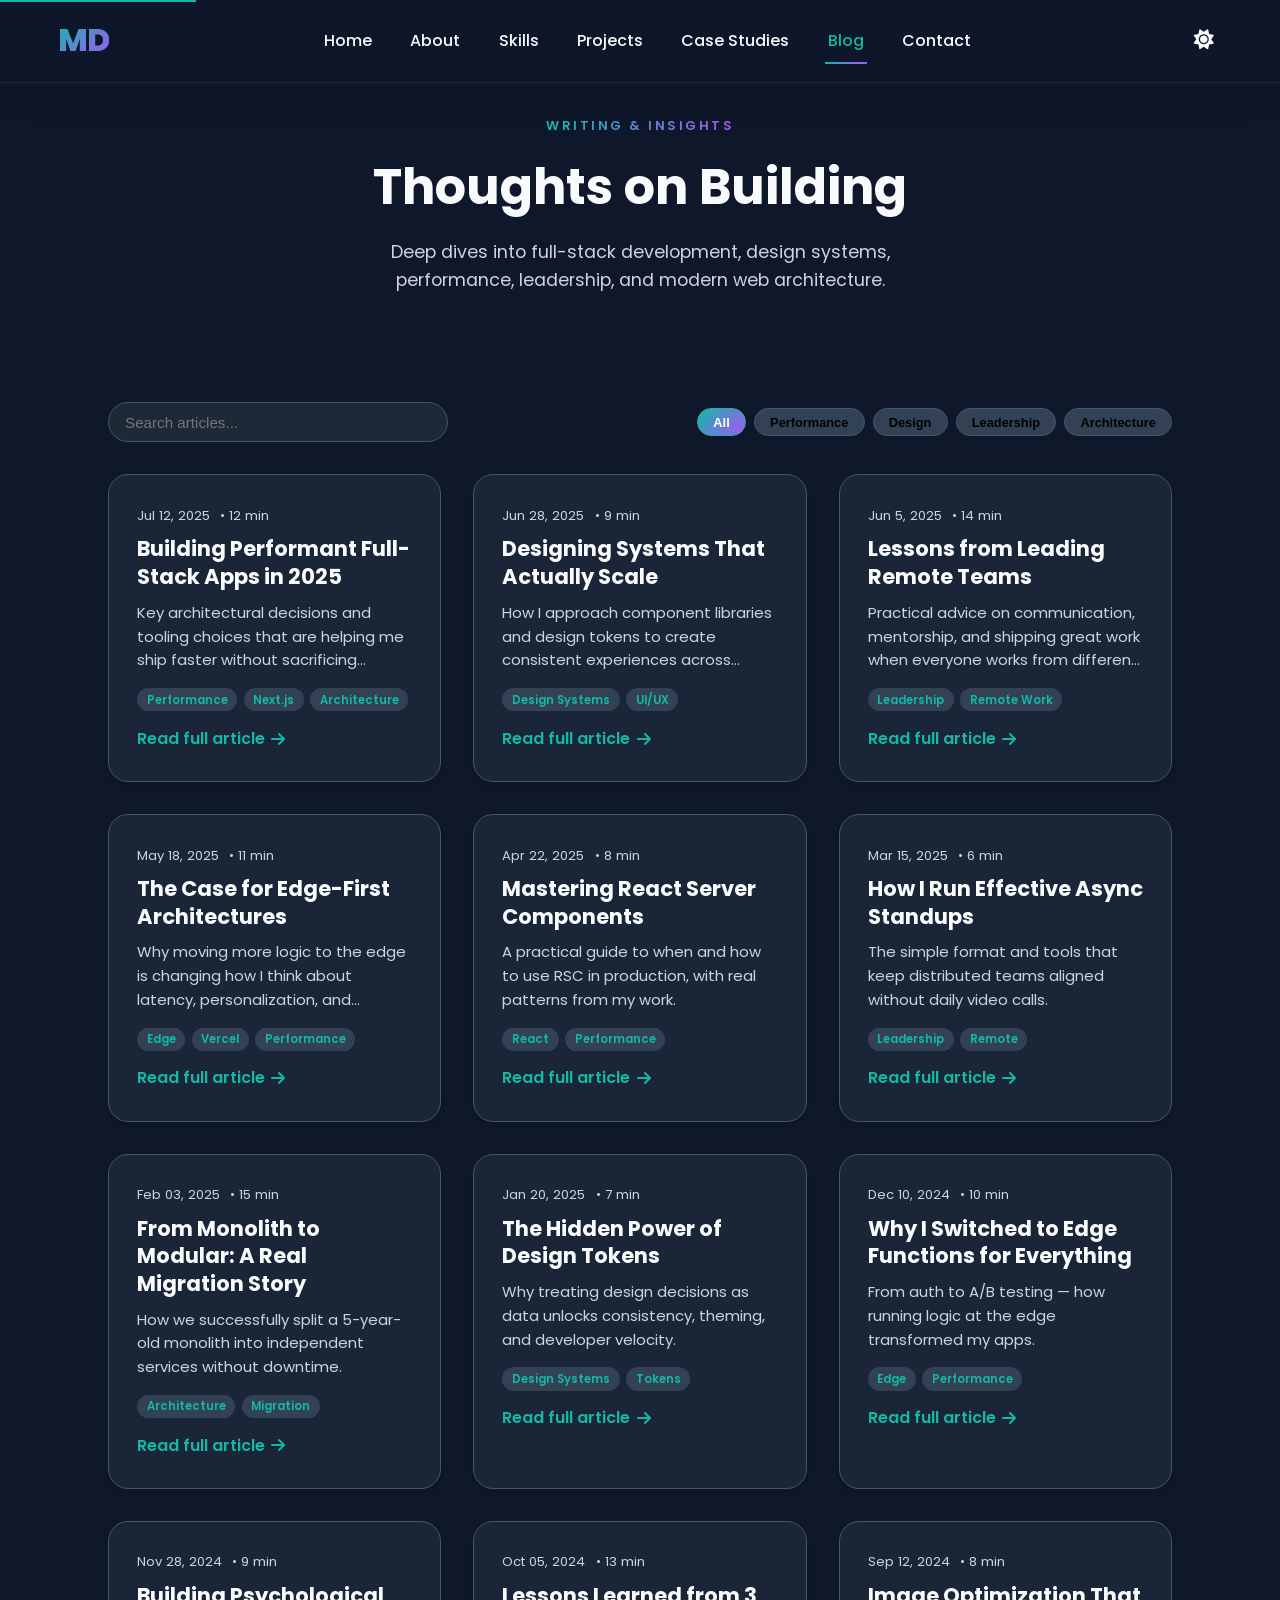
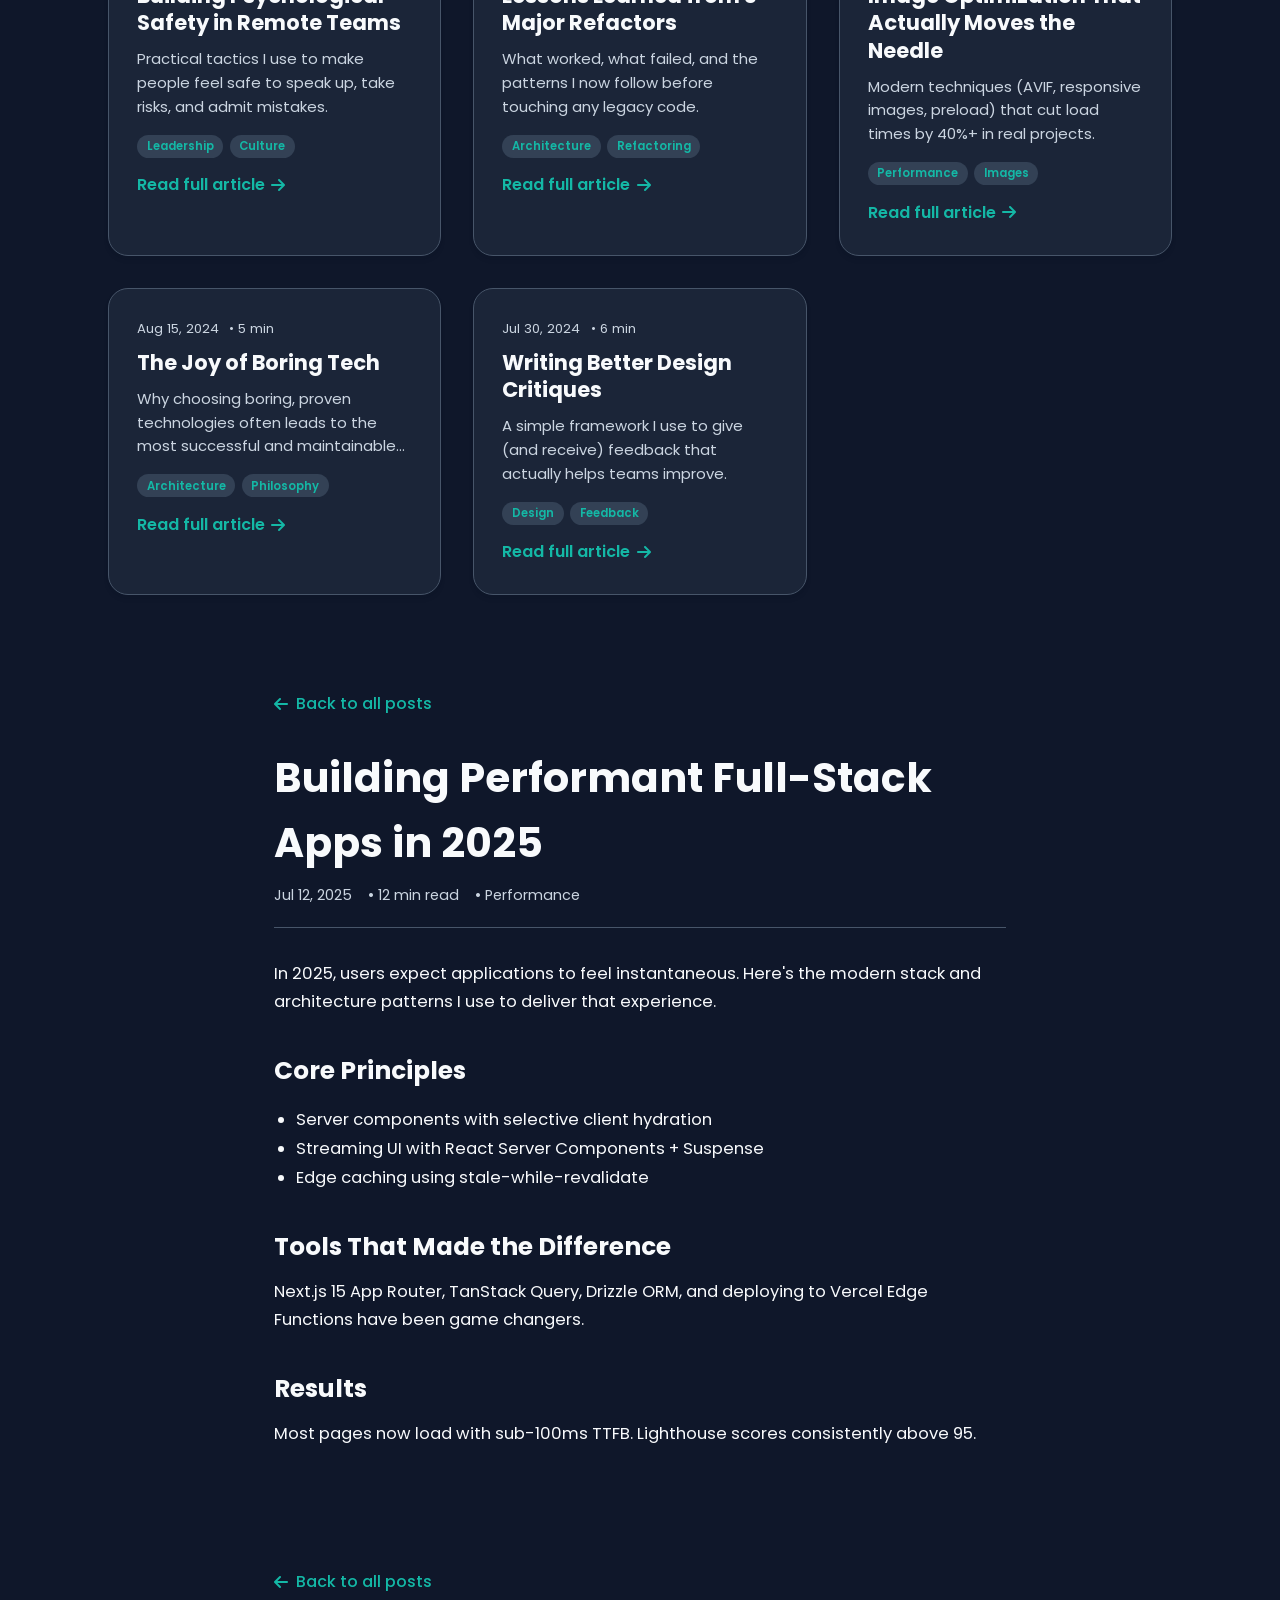
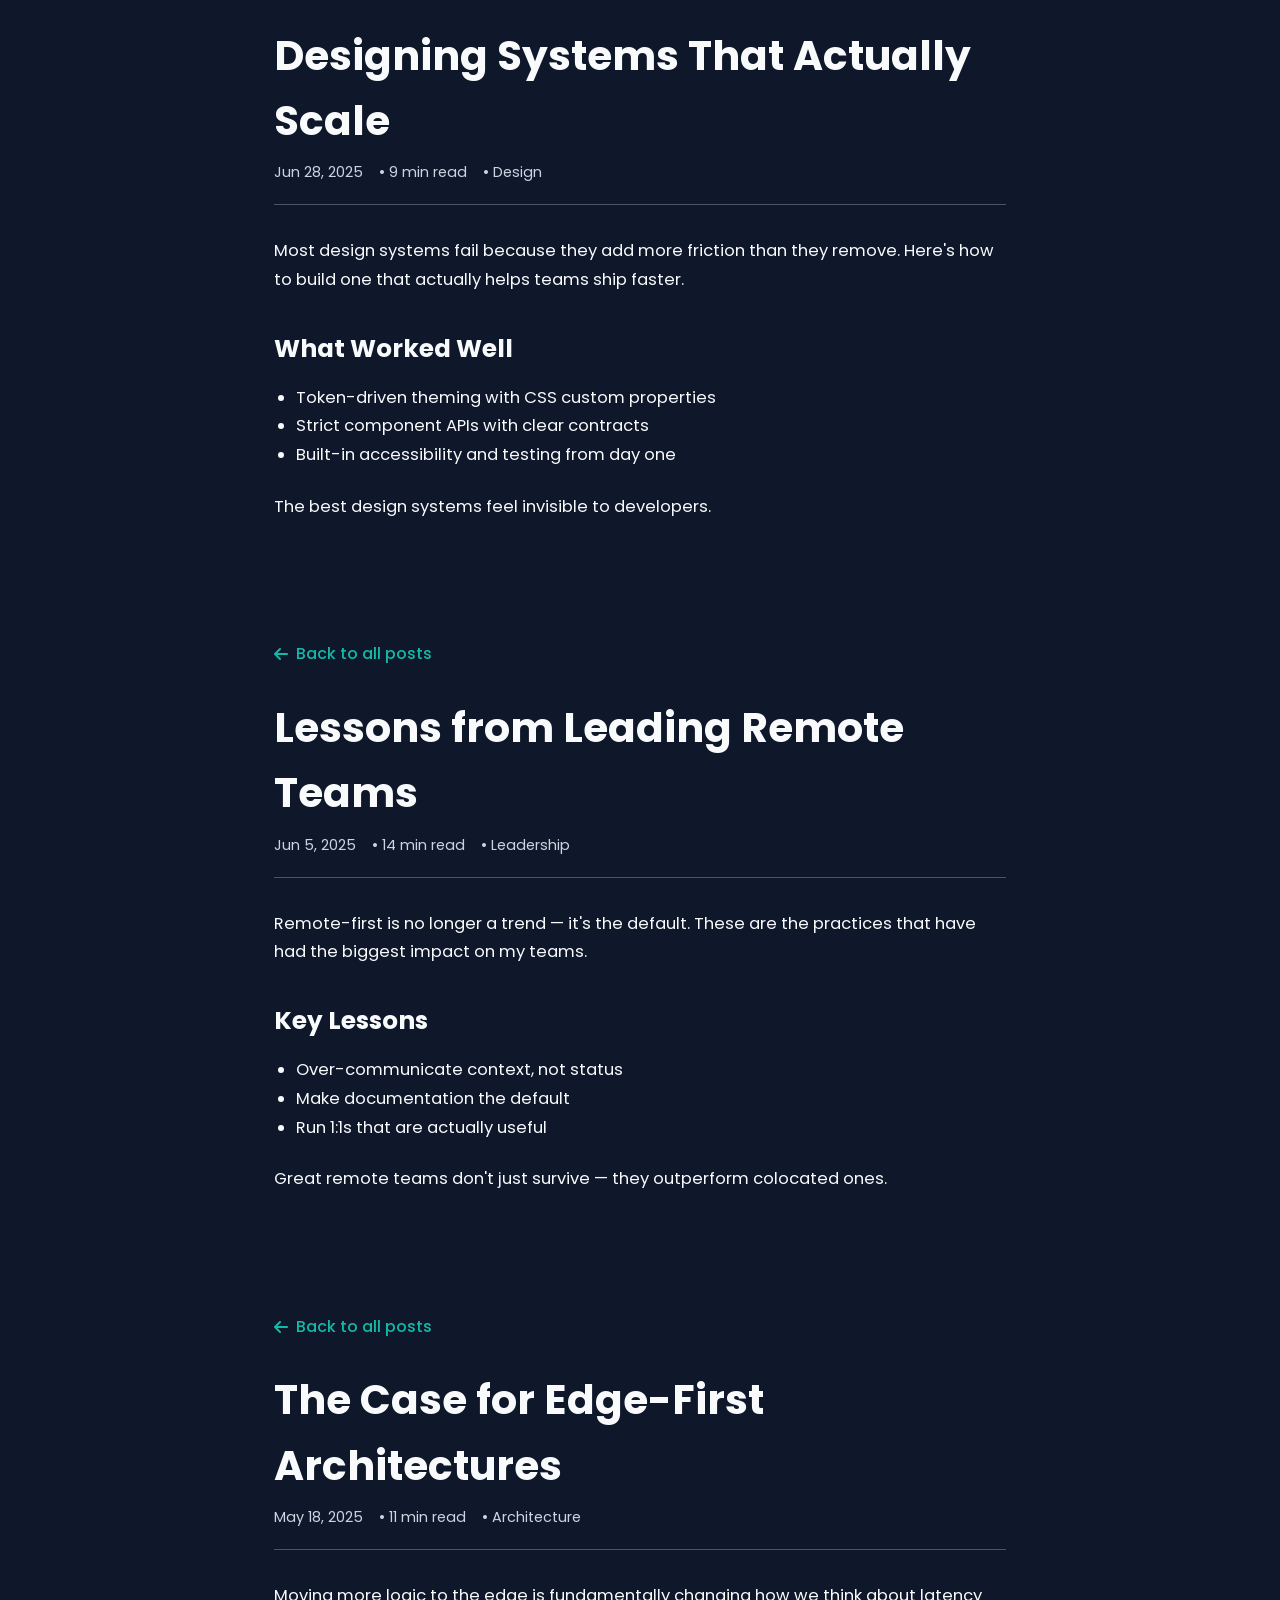
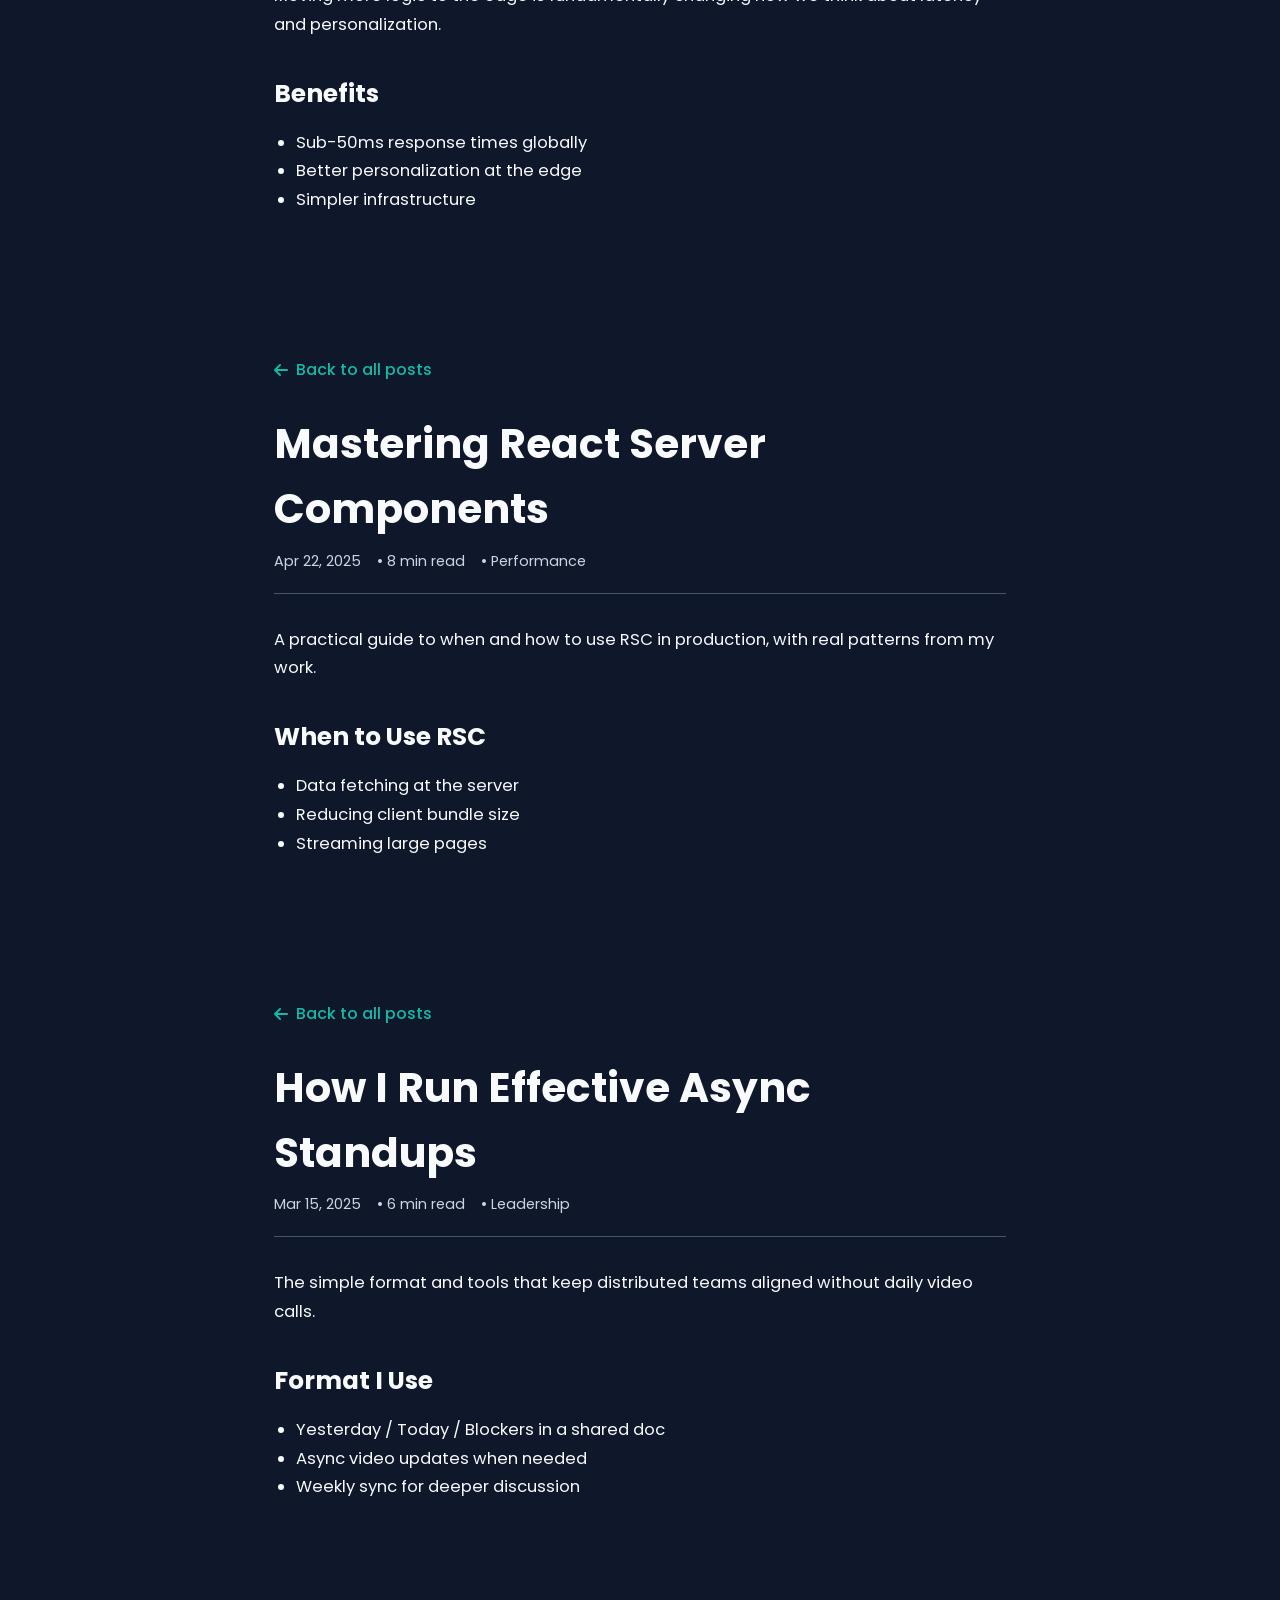
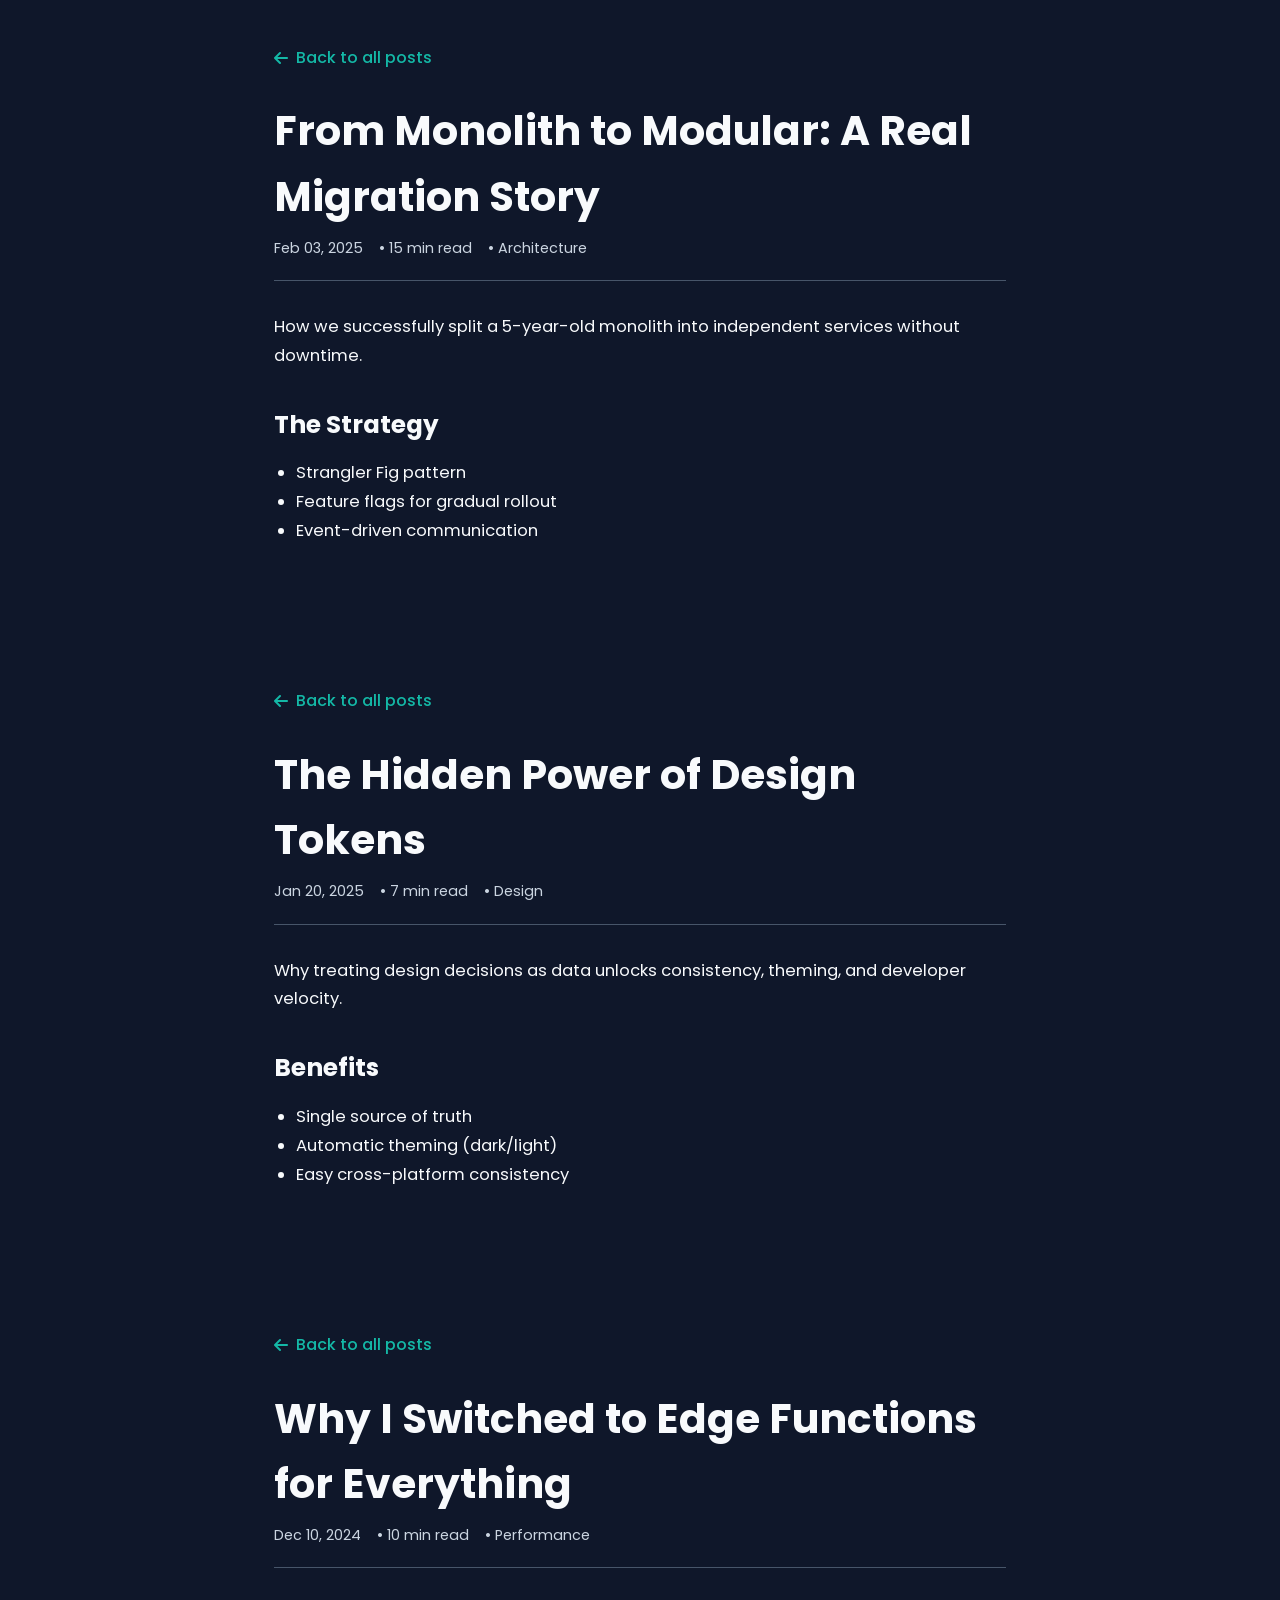
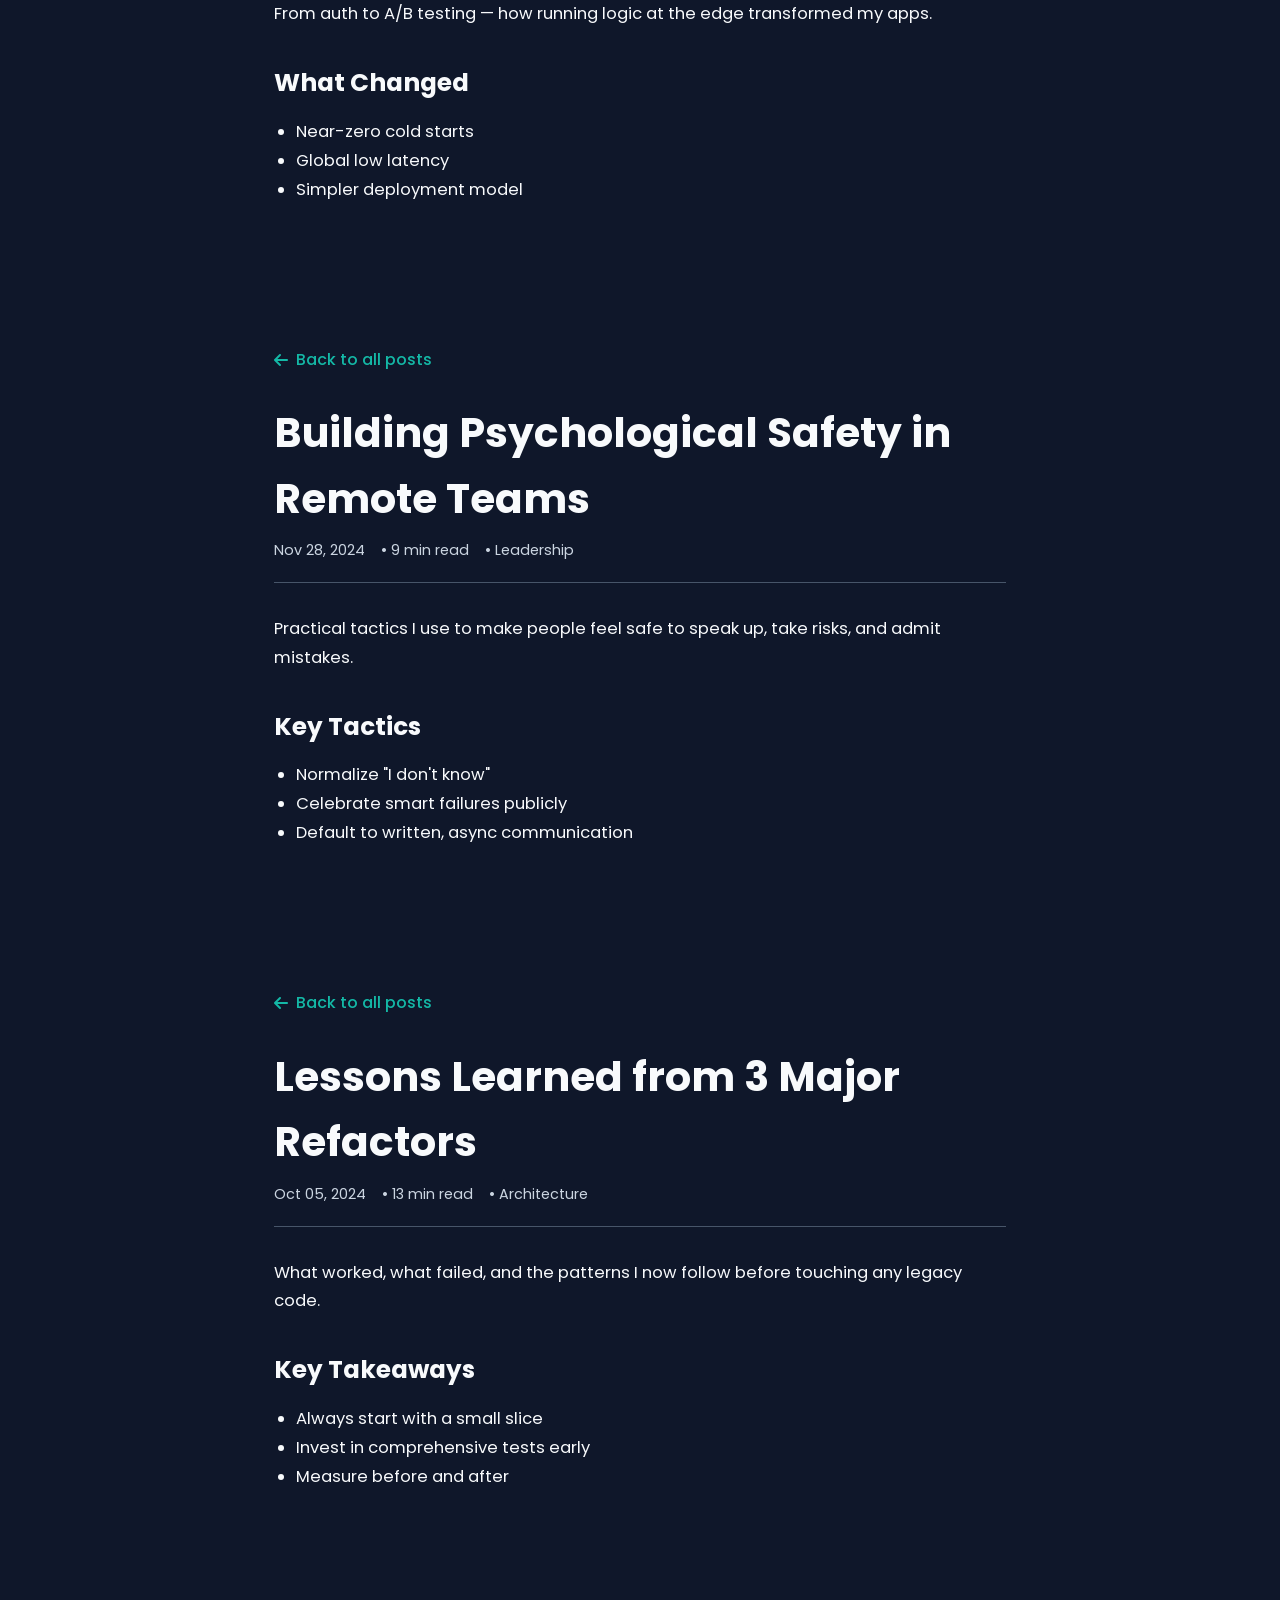
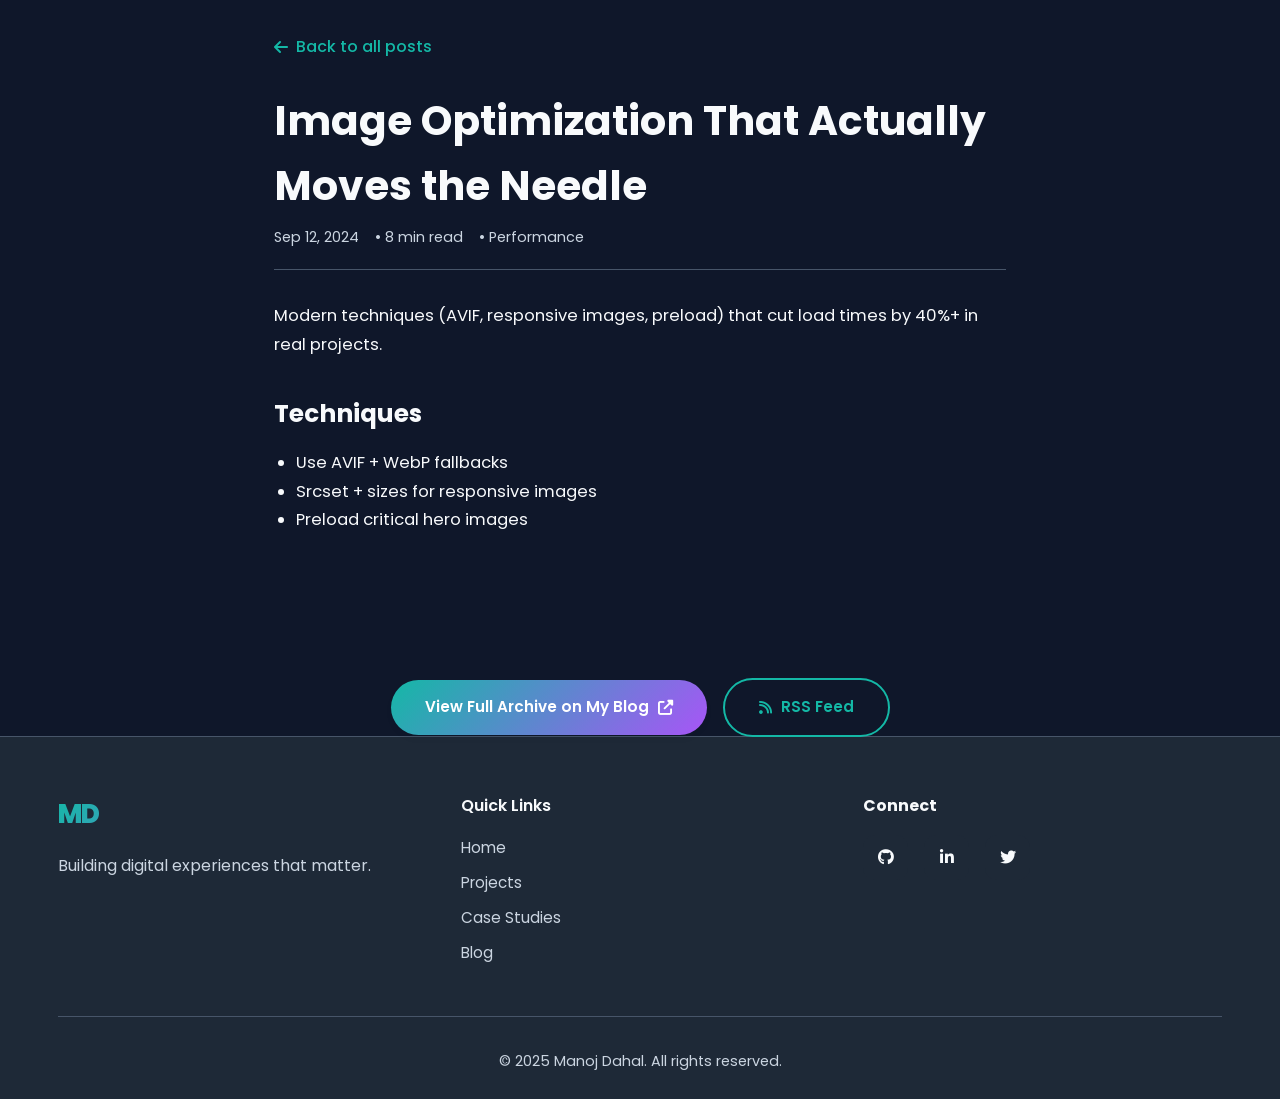
<file: blog.html>
<!DOCTYPE html>
<html lang="en">
<head>
    <meta charset="UTF-8">
    <meta name="viewport" content="width=device-width, initial-scale=1.0">
    <meta name="description" content="Manoj Dahal's Blog - Insights on full-stack development, design systems, remote teams, performance, and modern web architecture.">
    <meta name="author" content="Manoj Dahal">
    
    <title>Blog | Manoj Dahal - Full Stack Developer</title>
    
    <link rel="icon" type="image/png" href="assets/favicon.png">
    <link rel="alternate" type="application/rss+xml" title="Manoj Dahal's Blog RSS" href="feed.xml">
    
    <link rel="preconnect" href="https://fonts.googleapis.com">
    <link rel="preconnect" href="https://fonts.gstatic.com" crossorigin>
    <link href="https://fonts.googleapis.com/css2?family=Poppins:wght@300;400;500;600;700&family=Fira+Code:wght@400;500&display=swap" rel="stylesheet">
    <link rel="stylesheet" href="https://cdnjs.cloudflare.com/ajax/libs/font-awesome/6.4.0/css/all.min.css">
    
    <link rel="stylesheet" href="css/style.css">
    <link rel="stylesheet" href="css/responsive.css">
    
    <style>
        .blog-hero { padding: 7rem 0 3.5rem; text-align: center; }
        .blog-hero h1 { font-size: 3.1rem; margin-bottom: 0.75rem; }
        .blog-hero p { font-size: 1.1rem; color: var(--text-secondary); max-width: 540px; margin: 0 auto 1.25rem; }
        
        .blog-container { max-width: 1120px; margin: 0 auto; padding: 0 1.75rem; }
        
        .blog-controls {
            display: flex;
            flex-wrap: wrap;
            gap: 1rem;
            align-items: center;
            margin-bottom: 2rem;
            justify-content: space-between;
        }
        
        .blog-search {
            flex: 1;
            min-width: 220px;
            max-width: 340px;
        }
        
        .blog-search input {
            width: 100%;
            padding: 0.65rem 1rem;
            border: 1.5px solid var(--border-color);
            border-radius: var(--radius-full);
            background: var(--bg-secondary);
            color: var(--text-primary);
            font-size: 0.95rem;
        }
        
        .results-count {
            font-size: 0.85rem;
            color: var(--text-secondary);
            margin-left: 0.5rem;
        }
        
        .category-filters {
            display: flex;
            flex-wrap: wrap;
            gap: 0.5rem;
        }
        
        .category-filter {
            padding: 0.35rem 0.95rem;
            background: var(--bg-tertiary);
            border: 1px solid var(--border-color);
            border-radius: var(--radius-full);
            font-size: 0.8rem;
            font-weight: 600;
            cursor: pointer;
            transition: all 0.2s ease;
        }
        
        .category-filter.active,
        .category-filter:hover {
            background: var(--gradient-primary);
            color: white;
            border-color: var(--primary-color);
        }
        
        .blog-list {
            display: grid;
            grid-template-columns: repeat(auto-fit, minmax(320px, 1fr));
            gap: 2rem;
            margin-bottom: 3.5rem;
        }
        
        .blog-post-card {
            background: var(--glass-bg);
            border: 1px solid var(--border-color);
            border-radius: var(--radius-xl);
            padding: 1.85rem 1.75rem;
            transition: all 0.3s cubic-bezier(0.4, 0, 0.2, 1);
            box-shadow: var(--shadow-md);
        }
        
        .blog-post-card.hidden { display: none; }
        
        .blog-post-card:hover {
            transform: translateY(-6px);
            box-shadow: var(--shadow-xl);
        }
        
        .blog-post-card .post-meta {
            display: flex;
            gap: 0.65rem;
            align-items: center;
            font-size: 0.82rem;
            color: var(--text-secondary);
            margin-bottom: 0.6rem;
        }
        
        .blog-post-card h2 {
            font-size: 1.32rem;
            line-height: 1.3;
            margin-bottom: 0.65rem;
        }
        
        .blog-post-card .excerpt {
            color: var(--text-secondary);
            font-size: 0.93rem;
            line-height: 1.6;
            margin-bottom: 1rem;
            display: -webkit-box;
            -webkit-line-clamp: 3;
            -webkit-box-orient: vertical;
            overflow: hidden;
        }
        
        .blog-post-card .post-tags {
            display: flex;
            gap: 0.4rem;
            flex-wrap: wrap;
            margin-bottom: 0.9rem;
        }
        
        .blog-post-card .post-tags span {
            font-size: 0.72rem;
            padding: 0.15rem 0.6rem;
            background: var(--bg-tertiary);
            border-radius: var(--radius-full);
            color: var(--primary-color);
            font-weight: 600;
        }
        
        .read-more {
            font-weight: 600;
            color: var(--primary-color);
            display: inline-flex;
            align-items: center;
            gap: 0.4rem;
            text-decoration: none;
        }
        
        .blog-full-post {
            max-width: 780px;
            margin: 0 auto;
            padding: 2.5rem 1.5rem 5rem;
        }
        
        .blog-full-post h1 { font-size: 2.55rem; margin-bottom: 0.5rem; }
        
        .blog-full-post .post-header {
            margin-bottom: 2rem;
            border-bottom: 1px solid var(--border-color);
            padding-bottom: 1.25rem;
        }
        
        .blog-full-post .post-meta {
            color: var(--text-secondary);
            font-size: 0.9rem;
            display: flex;
            gap: 1rem;
            flex-wrap: wrap;
        }
        
        .blog-full-post .post-content { font-size: 1.03rem; line-height: 1.75; }
        
        .blog-full-post .post-content h2,
        .blog-full-post .post-content h3 {
            margin-top: 2rem;
            margin-bottom: 0.6rem;
        }
        
        .blog-full-post .post-content ul,
        .blog-full-post .post-content ol { margin: 0.85rem 0 1.4rem 1.35rem; }
        
        .blog-cta { text-align: center; margin-top: 2.5rem; }
        
        .back-link {
            display: inline-flex;
            align-items: center;
            gap: 0.5rem;
            margin-bottom: 1.75rem;
            color: var(--primary-color);
            font-weight: 500;
            text-decoration: none;
        }
        
        .no-results {
            text-align: center;
            padding: 3rem 1rem;
            color: var(--text-secondary);
        }
    </style>
</head>
<body class="dark-mode">
    <!-- Skip link -->
    <a href="#main-content" class="skip-link">Skip to main content</a>

    <nav class="navbar" id="navbar">
        <div class="container">
            <div class="nav-wrapper">
                <a href="index.html" class="logo">
                    <span class="logo-text">MD</span>
                </a>
                
                <ul class="nav-menu">
                    <li><a href="index.html#home" class="nav-link">Home</a></li>
                    <li><a href="index.html#about" class="nav-link">About</a></li>
                    <li><a href="index.html#skills" class="nav-link">Skills</a></li>
                    <li><a href="index.html#projects" class="nav-link">Projects</a></li>
                    <li><a href="index.html#case-studies" class="nav-link">Case Studies</a></li>
                    <li><a href="blog.html" class="nav-link active">Blog</a></li>
                    <li><a href="index.html#contact" class="nav-link">Contact</a></li>
                </ul>

                <div class="nav-buttons">
                    <button class="theme-toggle" id="themeToggle" aria-label="Toggle theme">
                        <i class="fas fa-moon"></i>
                    </button>
                </div>
            </div>
        </div>
    </nav>

    <section class="blog-hero section">
        <div class="container">
            <div class="section-header">
                <span class="section-subtitle">Writing &amp; Insights</span>
                <h1>Thoughts on Building</h1>
                <p>Deep dives into full-stack development, design systems, performance, leadership, and modern web architecture.</p>
            </div>
        </div>
    </section>

    <main id="main-content" class="blog-listing">
        <div class="blog-container">
            
            <!-- Controls: Search + Categories -->
            <div class="blog-controls">
                <div class="blog-search">
                    <input type="text" id="blogSearch" placeholder="Search articles..." aria-label="Search blog posts" aria-describedby="searchHelp">
                    <span id="searchHelp" class="sr-only">Type to filter articles by title or content</span>
                    <span id="resultsCount" class="results-count" aria-live="polite"></span>
                </div>
                
                <div class="category-filters" id="categoryFilters">
                    <button class="category-filter active" data-category="all">All</button>
                    <button class="category-filter" data-category="Performance">Performance</button>
                    <button class="category-filter" data-category="Design">Design</button>
                    <button class="category-filter" data-category="Leadership">Leadership</button>
                    <button class="category-filter" data-category="Architecture">Architecture</button>
                </div>
            </div>

            <!-- Blog Grid -->
            <div class="blog-list" id="blogList">
                
                <!-- Post 1 -->
                <article class="blog-post-card" data-category="Performance" data-title="Building Performant Full-Stack Apps in 2025">
                    <div class="post-meta">
                        <span>Jul 12, 2025</span>
                        <span>• 12 min</span>
                    </div>
                    <h2>Building Performant Full-Stack Apps in 2025</h2>
                    <p class="excerpt">Key architectural decisions and tooling choices that are helping me ship faster without sacrificing quality.</p>
                    <div class="post-tags">
                        <span>Performance</span>
                        <span>Next.js</span>
                        <span>Architecture</span>
                    </div>
                    <a href="#post-1" class="read-more">Read full article <i class="fas fa-arrow-right"></i></a>
                </article>

                <!-- Post 2 -->
                <article class="blog-post-card" data-category="Design" data-title="Designing Systems That Actually Scale">
                    <div class="post-meta">
                        <span>Jun 28, 2025</span>
                        <span>• 9 min</span>
                    </div>
                    <h2>Designing Systems That Actually Scale</h2>
                    <p class="excerpt">How I approach component libraries and design tokens to create consistent experiences across products.</p>
                    <div class="post-tags">
                        <span>Design Systems</span>
                        <span>UI/UX</span>
                    </div>
                    <a href="#post-2" class="read-more">Read full article <i class="fas fa-arrow-right"></i></a>
                </article>

                <!-- Post 3 -->
                <article class="blog-post-card" data-category="Leadership" data-title="Lessons from Leading Remote Teams">
                    <div class="post-meta">
                        <span>Jun 5, 2025</span>
                        <span>• 14 min</span>
                    </div>
                    <h2>Lessons from Leading Remote Teams</h2>
                    <p class="excerpt">Practical advice on communication, mentorship, and shipping great work when everyone works from different time zones.</p>
                    <div class="post-tags">
                        <span>Leadership</span>
                        <span>Remote Work</span>
                    </div>
                    <a href="#post-3" class="read-more">Read full article <i class="fas fa-arrow-right"></i></a>
                </article>

                <!-- Post 4 -->
                <article class="blog-post-card" data-category="Architecture" data-title="The Case for Edge-First Architectures">
                    <div class="post-meta">
                        <span>May 18, 2025</span>
                        <span>• 11 min</span>
                    </div>
                    <h2>The Case for Edge-First Architectures</h2>
                    <p class="excerpt">Why moving more logic to the edge is changing how I think about latency, personalization, and deployment.</p>
                    <div class="post-tags">
                        <span>Edge</span>
                        <span>Vercel</span>
                        <span>Performance</span>
                    </div>
                    <a href="#post-4" class="read-more">Read full article <i class="fas fa-arrow-right"></i></a>
                </article>

                <!-- New Post 5 -->
                <article class="blog-post-card" data-category="Performance" data-title="Mastering React Server Components">
                    <div class="post-meta">
                        <span>Apr 22, 2025</span>
                        <span>• 8 min</span>
                    </div>
                    <h2>Mastering React Server Components</h2>
                    <p class="excerpt">A practical guide to when and how to use RSC in production, with real patterns from my work.</p>
                    <div class="post-tags">
                        <span>React</span>
                        <span>Performance</span>
                    </div>
                    <a href="#post-5" class="read-more">Read full article <i class="fas fa-arrow-right"></i></a>
                </article>

                <!-- New Post 6 -->
                <article class="blog-post-card" data-category="Leadership" data-title="How I Run Effective Async Standups">
                    <div class="post-meta">
                        <span>Mar 15, 2025</span>
                        <span>• 6 min</span>
                    </div>
                    <h2>How I Run Effective Async Standups</h2>
                    <p class="excerpt">The simple format and tools that keep distributed teams aligned without daily video calls.</p>
                    <div class="post-tags">
                        <span>Leadership</span>
                        <span>Remote</span>
                    </div>
                    <a href="#post-6" class="read-more">Read full article <i class="fas fa-arrow-right"></i></a>
                </article>

                <!-- New Post 7 -->
                <article class="blog-post-card" data-category="Architecture" data-title="From Monolith to Modular: A Real Migration Story">
                    <div class="post-meta">
                        <span>Feb 03, 2025</span>
                        <span>• 15 min</span>
                    </div>
                    <h2>From Monolith to Modular: A Real Migration Story</h2>
                    <p class="excerpt">How we successfully split a 5-year-old monolith into independent services without downtime.</p>
                    <div class="post-tags">
                        <span>Architecture</span>
                        <span>Migration</span>
                    </div>
                    <a href="#post-7" class="read-more">Read full article <i class="fas fa-arrow-right"></i></a>
                </article>

                <!-- New Post 8 -->
                <article class="blog-post-card" data-category="Design" data-title="The Hidden Power of Design Tokens">
                    <div class="post-meta">
                        <span>Jan 20, 2025</span>
                        <span>• 7 min</span>
                    </div>
                    <h2>The Hidden Power of Design Tokens</h2>
                    <p class="excerpt">Why treating design decisions as data unlocks consistency, theming, and developer velocity.</p>
                    <div class="post-tags">
                        <span>Design Systems</span>
                        <span>Tokens</span>
                    </div>
                    <a href="#post-8" class="read-more">Read full article <i class="fas fa-arrow-right"></i></a>
                </article>

                <!-- Post 9 -->
                <article class="blog-post-card" data-category="Performance" data-title="Why I Switched to Edge Functions for Everything">
                    <div class="post-meta">
                        <span>Dec 10, 2024</span>
                        <span>• 10 min</span>
                    </div>
                    <h2>Why I Switched to Edge Functions for Everything</h2>
                    <p class="excerpt">From auth to A/B testing — how running logic at the edge transformed my apps.</p>
                    <div class="post-tags">
                        <span>Edge</span>
                        <span>Performance</span>
                    </div>
                    <a href="#post-9" class="read-more">Read full article <i class="fas fa-arrow-right"></i></a>
                </article>

                <!-- Post 10 -->
                <article class="blog-post-card" data-category="Leadership" data-title="Building Psychological Safety in Remote Teams">
                    <div class="post-meta">
                        <span>Nov 28, 2024</span>
                        <span>• 9 min</span>
                    </div>
                    <h2>Building Psychological Safety in Remote Teams</h2>
                    <p class="excerpt">Practical tactics I use to make people feel safe to speak up, take risks, and admit mistakes.</p>
                    <div class="post-tags">
                        <span>Leadership</span>
                        <span>Culture</span>
                    </div>
                    <a href="#post-10" class="read-more">Read full article <i class="fas fa-arrow-right"></i></a>
                </article>

                <!-- Post 11 -->
                <article class="blog-post-card" data-category="Architecture" data-title="Lessons Learned from 3 Major Refactors">
                    <div class="post-meta">
                        <span>Oct 05, 2024</span>
                        <span>• 13 min</span>
                    </div>
                    <h2>Lessons Learned from 3 Major Refactors</h2>
                    <p class="excerpt">What worked, what failed, and the patterns I now follow before touching any legacy code.</p>
                    <div class="post-tags">
                        <span>Architecture</span>
                        <span>Refactoring</span>
                    </div>
                    <a href="#post-11" class="read-more">Read full article <i class="fas fa-arrow-right"></i></a>
                </article>

                <!-- Post 12 -->
                <article class="blog-post-card" data-category="Performance" data-title="Image Optimization That Actually Moves the Needle">
                    <div class="post-meta">
                        <span>Sep 12, 2024</span>
                        <span>• 8 min</span>
                    </div>
                    <h2>Image Optimization That Actually Moves the Needle</h2>
                    <p class="excerpt">Modern techniques (AVIF, responsive images, preload) that cut load times by 40%+ in real projects.</p>
                    <div class="post-tags">
                        <span>Performance</span>
                        <span>Images</span>
                    </div>
                    <a href="#post-12" class="read-more">Read full article <i class="fas fa-arrow-right"></i></a>
                </article>

                <!-- Post 13 -->
                <article class="blog-post-card" data-category="Architecture" data-title="The Joy of Boring Tech">
                    <div class="post-meta">
                        <span>Aug 15, 2024</span>
                        <span>• 5 min</span>
                    </div>
                    <h2>The Joy of Boring Tech</h2>
                    <p class="excerpt">Why choosing boring, proven technologies often leads to the most successful and maintainable products.</p>
                    <div class="post-tags">
                        <span>Architecture</span>
                        <span>Philosophy</span>
                    </div>
                    <a href="#post-13" class="read-more">Read full article <i class="fas fa-arrow-right"></i></a>
                </article>

                <!-- Post 14 -->
                <article class="blog-post-card" data-category="Design" data-title="Writing Better Design Critiques">
                    <div class="post-meta">
                        <span>Jul 30, 2024</span>
                        <span>• 6 min</span>
                    </div>
                    <h2>Writing Better Design Critiques</h2>
                    <p class="excerpt">A simple framework I use to give (and receive) feedback that actually helps teams improve.</p>
                    <div class="post-tags">
                        <span>Design</span>
                        <span>Feedback</span>
                    </div>
                    <a href="#post-14" class="read-more">Read full article <i class="fas fa-arrow-right"></i></a>
                </article>

            </div>

            <div id="noResults" class="no-results" style="display: none;">
                <p>No articles match your search.</p>
            </div>

            <!-- Full Post Content Sections -->
            <div id="post-1" class="blog-full-post">
                <a href="blog.html" class="back-link"><i class="fas fa-arrow-left"></i> Back to all posts</a>
                <div class="post-header">
                    <h1>Building Performant Full-Stack Apps in 2025</h1>
                    <div class="post-meta">
                        <span>Jul 12, 2025</span>
                        <span>• 12 min read</span>
                        <span>• Performance</span>
                    </div>
                </div>
                <div class="post-content">
                    <p>In 2025, users expect applications to feel instantaneous. Here's the modern stack and architecture patterns I use to deliver that experience.</p>
                    
                    <h2>Core Principles</h2>
                    <ul>
                        <li>Server components with selective client hydration</li>
                        <li>Streaming UI with React Server Components + Suspense</li>
                        <li>Edge caching using stale-while-revalidate</li>
                    </ul>
                    
                    <h2>Tools That Made the Difference</h2>
                    <p>Next.js 15 App Router, TanStack Query, Drizzle ORM, and deploying to Vercel Edge Functions have been game changers.</p>
                    
                    <h2>Results</h2>
                    <p>Most pages now load with sub-100ms TTFB. Lighthouse scores consistently above 95.</p>
                </div>
            </div>

            <div id="post-2" class="blog-full-post">
                <a href="blog.html" class="back-link"><i class="fas fa-arrow-left"></i> Back to all posts</a>
                <div class="post-header">
                    <h1>Designing Systems That Actually Scale</h1>
                    <div class="post-meta">
                        <span>Jun 28, 2025</span>
                        <span>• 9 min read</span>
                        <span>• Design</span>
                    </div>
                </div>
                <div class="post-content">
                    <p>Most design systems fail because they add more friction than they remove. Here's how to build one that actually helps teams ship faster.</p>
                    
                    <h2>What Worked Well</h2>
                    <ul>
                        <li>Token-driven theming with CSS custom properties</li>
                        <li>Strict component APIs with clear contracts</li>
                        <li>Built-in accessibility and testing from day one</li>
                    </ul>
                    
                    <p>The best design systems feel invisible to developers.</p>
                </div>
            </div>

            <div id="post-3" class="blog-full-post">
                <a href="blog.html" class="back-link"><i class="fas fa-arrow-left"></i> Back to all posts</a>
                <div class="post-header">
                    <h1>Lessons from Leading Remote Teams</h1>
                    <div class="post-meta">
                        <span>Jun 5, 2025</span>
                        <span>• 14 min read</span>
                        <span>• Leadership</span>
                    </div>
                </div>
                <div class="post-content">
                    <p>Remote-first is no longer a trend — it's the default. These are the practices that have had the biggest impact on my teams.</p>
                    
                    <h2>Key Lessons</h2>
                    <ul>
                        <li>Over-communicate context, not status</li>
                        <li>Make documentation the default</li>
                        <li>Run 1:1s that are actually useful</li>
                    </ul>
                    
                    <p>Great remote teams don't just survive — they outperform colocated ones.</p>
                </div>
            </div>

            <div id="post-4" class="blog-full-post">
                <a href="blog.html" class="back-link"><i class="fas fa-arrow-left"></i> Back to all posts</a>
                <div class="post-header">
                    <h1>The Case for Edge-First Architectures</h1>
                    <div class="post-meta">
                        <span>May 18, 2025</span>
                        <span>• 11 min read</span>
                        <span>• Architecture</span>
                    </div>
                </div>
                <div class="post-content">
                    <p>Moving more logic to the edge is fundamentally changing how we think about latency and personalization.</p>
                    
                    <h2>Benefits</h2>
                    <ul>
                        <li>Sub-50ms response times globally</li>
                        <li>Better personalization at the edge</li>
                        <li>Simpler infrastructure</li>
                    </ul>
                </div>
            </div>

            <div id="post-5" class="blog-full-post">
                <a href="blog.html" class="back-link"><i class="fas fa-arrow-left"></i> Back to all posts</a>
                <div class="post-header">
                    <h1>Mastering React Server Components</h1>
                    <div class="post-meta">
                        <span>Apr 22, 2025</span>
                        <span>• 8 min read</span>
                        <span>• Performance</span>
                    </div>
                </div>
                <div class="post-content">
                    <p>A practical guide to when and how to use RSC in production, with real patterns from my work.</p>
                    
                    <h2>When to Use RSC</h2>
                    <ul>
                        <li>Data fetching at the server</li>
                        <li>Reducing client bundle size</li>
                        <li>Streaming large pages</li>
                    </ul>
                </div>
            </div>

            <div id="post-6" class="blog-full-post">
                <a href="blog.html" class="back-link"><i class="fas fa-arrow-left"></i> Back to all posts</a>
                <div class="post-header">
                    <h1>How I Run Effective Async Standups</h1>
                    <div class="post-meta">
                        <span>Mar 15, 2025</span>
                        <span>• 6 min read</span>
                        <span>• Leadership</span>
                    </div>
                </div>
                <div class="post-content">
                    <p>The simple format and tools that keep distributed teams aligned without daily video calls.</p>
                    
                    <h2>Format I Use</h2>
                    <ul>
                        <li>Yesterday / Today / Blockers in a shared doc</li>
                        <li>Async video updates when needed</li>
                        <li>Weekly sync for deeper discussion</li>
                    </ul>
                </div>
            </div>

            <div id="post-7" class="blog-full-post">
                <a href="blog.html" class="back-link"><i class="fas fa-arrow-left"></i> Back to all posts</a>
                <div class="post-header">
                    <h1>From Monolith to Modular: A Real Migration Story</h1>
                    <div class="post-meta">
                        <span>Feb 03, 2025</span>
                        <span>• 15 min read</span>
                        <span>• Architecture</span>
                    </div>
                </div>
                <div class="post-content">
                    <p>How we successfully split a 5-year-old monolith into independent services without downtime.</p>
                    
                    <h2>The Strategy</h2>
                    <ul>
                        <li>Strangler Fig pattern</li>
                        <li>Feature flags for gradual rollout</li>
                        <li>Event-driven communication</li>
                    </ul>
                </div>
            </div>

            <div id="post-8" class="blog-full-post">
                <a href="blog.html" class="back-link"><i class="fas fa-arrow-left"></i> Back to all posts</a>
                <div class="post-header">
                    <h1>The Hidden Power of Design Tokens</h1>
                    <div class="post-meta">
                        <span>Jan 20, 2025</span>
                        <span>• 7 min read</span>
                        <span>• Design</span>
                    </div>
                </div>
                <div class="post-content">
                    <p>Why treating design decisions as data unlocks consistency, theming, and developer velocity.</p>
                    
                    <h2>Benefits</h2>
                    <ul>
                        <li>Single source of truth</li>
                        <li>Automatic theming (dark/light)</li>
                        <li>Easy cross-platform consistency</li>
                    </ul>
                </div>
            </div>

            <div id="post-9" class="blog-full-post">
                <a href="blog.html" class="back-link"><i class="fas fa-arrow-left"></i> Back to all posts</a>
                <div class="post-header">
                    <h1>Why I Switched to Edge Functions for Everything</h1>
                    <div class="post-meta">
                        <span>Dec 10, 2024</span>
                        <span>• 10 min read</span>
                        <span>• Performance</span>
                    </div>
                </div>
                <div class="post-content">
                    <p>From auth to A/B testing — how running logic at the edge transformed my apps.</p>
                    <h2>What Changed</h2>
                    <ul>
                        <li>Near-zero cold starts</li>
                        <li>Global low latency</li>
                        <li>Simpler deployment model</li>
                    </ul>
                </div>
            </div>

            <div id="post-10" class="blog-full-post">
                <a href="blog.html" class="back-link"><i class="fas fa-arrow-left"></i> Back to all posts</a>
                <div class="post-header">
                    <h1>Building Psychological Safety in Remote Teams</h1>
                    <div class="post-meta">
                        <span>Nov 28, 2024</span>
                        <span>• 9 min read</span>
                        <span>• Leadership</span>
                    </div>
                </div>
                <div class="post-content">
                    <p>Practical tactics I use to make people feel safe to speak up, take risks, and admit mistakes.</p>
                    <h2>Key Tactics</h2>
                    <ul>
                        <li>Normalize "I don't know"</li>
                        <li>Celebrate smart failures publicly</li>
                        <li>Default to written, async communication</li>
                    </ul>
                </div>
            </div>

            <div id="post-11" class="blog-full-post">
                <a href="blog.html" class="back-link"><i class="fas fa-arrow-left"></i> Back to all posts</a>
                <div class="post-header">
                    <h1>Lessons Learned from 3 Major Refactors</h1>
                    <div class="post-meta">
                        <span>Oct 05, 2024</span>
                        <span>• 13 min read</span>
                        <span>• Architecture</span>
                    </div>
                </div>
                <div class="post-content">
                    <p>What worked, what failed, and the patterns I now follow before touching any legacy code.</p>
                    <h2>Key Takeaways</h2>
                    <ul>
                        <li>Always start with a small slice</li>
                        <li>Invest in comprehensive tests early</li>
                        <li>Measure before and after</li>
                    </ul>
                </div>
            </div>

            <div id="post-12" class="blog-full-post">
                <a href="blog.html" class="back-link"><i class="fas fa-arrow-left"></i> Back to all posts</a>
                <div class="post-header">
                    <h1>Image Optimization That Actually Moves the Needle</h1>
                    <div class="post-meta">
                        <span>Sep 12, 2024</span>
                        <span>• 8 min read</span>
                        <span>• Performance</span>
                    </div>
                </div>
                <div class="post-content">
                    <p>Modern techniques (AVIF, responsive images, preload) that cut load times by 40%+ in real projects.</p>
                    <h2>Techniques</h2>
                    <ul>
                        <li>Use AVIF + WebP fallbacks</li>
                        <li>Srcset + sizes for responsive images</li>
                        <li>Preload critical hero images</li>
                    </ul>
                </div>
            </div>

            <div class="blog-cta">
                <a href="https://blog.manoj-dahal.com.np" class="btn btn-primary" target="_blank">
                    <span>View Full Archive on My Blog</span>
                    <i class="fas fa-external-link-alt"></i>
                </a>
                <a href="feed.xml" class="btn btn-secondary" style="margin-left: 0.75rem;">
                    <i class="fas fa-rss"></i>
                    <span>RSS Feed</span>
                </a>
            </div>
        </div>
    </main>

    <footer class="footer">
        <div class="container">
            <div class="footer-content">
                <div class="footer-brand">
                    <h3 class="logo-text">MD</h3>
                    <p>Building digital experiences that matter.</p>
                </div>
                <div class="footer-links">
                    <h4>Quick Links</h4>
                    <ul>
                        <li><a href="index.html">Home</a></li>
                        <li><a href="index.html#projects">Projects</a></li>
                        <li><a href="index.html#case-studies">Case Studies</a></li>
                        <li><a href="blog.html">Blog</a></li>
                    </ul>
                </div>
                <div class="footer-social">
                    <h4>Connect</h4>
                    <div class="social-links">
                        <a href="https://github.com" target="_blank" aria-label="GitHub"><i class="fab fa-github"></i></a>
                        <a href="https://linkedin.com" target="_blank" aria-label="LinkedIn"><i class="fab fa-linkedin-in"></i></a>
                        <a href="https://twitter.com" target="_blank" aria-label="Twitter"><i class="fab fa-twitter"></i></a>
                    </div>
                </div>
            </div>
            <div class="footer-bottom">
                <p>&copy; 2025 Manoj Dahal. All rights reserved.</p>
            </div>
        </div>
    </footer>

    <script src="js/main.js"></script>
    <script>
        // Blog page enhancements: search + category filter
        function initBlogFilters() {
            const searchInput = document.getElementById('blogSearch');
            const cards = document.querySelectorAll('.blog-post-card');
            const filters = document.querySelectorAll('.category-filter');
            const noResults = document.getElementById('noResults');
            let currentCategory = 'all';

            function filterCards() {
                const searchTerm = searchInput ? searchInput.value.toLowerCase().trim() : '';
                let visibleCount = 0;

                cards.forEach(card => {
                    const title = card.dataset.title ? card.dataset.title.toLowerCase() : '';
                    const text = card.textContent.toLowerCase();
                    const category = card.dataset.category || 'all';

                    const matchesSearch = !searchTerm || title.includes(searchTerm) || text.includes(searchTerm);
                    const matchesCategory = currentCategory === 'all' || category === currentCategory;

                    if (matchesSearch && matchesCategory) {
                        card.classList.remove('hidden');
                        visibleCount++;
                    } else {
                        card.classList.add('hidden');
                    }
                });

                if (noResults) {
                    noResults.style.display = visibleCount === 0 ? 'block' : 'none';
                }
            }

            if (searchInput) {
                searchInput.addEventListener('input', filterCards);
            }

            filters.forEach(filter => {
                filter.addEventListener('click', () => {
                    filters.forEach(f => f.classList.remove('active'));
                    filter.classList.add('active');
                    currentCategory = filter.dataset.category;
                    filterCards();
                });
            });

            // Keyboard support on search
            if (searchInput) {
                searchInput.setAttribute('aria-label', 'Search blog articles');
            }
        }

        // Initialize on load
        document.addEventListener('DOMContentLoaded', () => {
            initBlogFilters();
            
            // Theme toggle
            const themeToggle = document.getElementById('themeToggle');
            if (themeToggle) {
                themeToggle.addEventListener('click', () => {
                    document.body.classList.toggle('dark-mode');
                    const isDark = document.body.classList.contains('dark-mode');
                    localStorage.setItem('theme', isDark ? 'dark' : 'light');
                    const icon = themeToggle.querySelector('i');
                    if (icon) icon.className = isDark ? 'fas fa-sun' : 'fas fa-moon';
                });
                
                const saved = localStorage.getItem('theme');
                const isDark = saved ? saved === 'dark' : true;
                if (!isDark) document.body.classList.remove('dark-mode');
                const icon = themeToggle.querySelector('i');
                if (icon) icon.className = isDark ? 'fas fa-sun' : 'fas fa-moon';
            }
            
            // Smooth scroll for internal anchors
            document.querySelectorAll('a[href^="#"]').forEach(anchor => {
                anchor.addEventListener('click', function(e) {
                    const target = document.querySelector(this.getAttribute('href'));
                    if (target) {
                        e.preventDefault();
                        target.scrollIntoView({ behavior: 'smooth', block: 'start' });
                    }
                });
            });
        });
    </script>
</body>
</html>
</file>
<file: css/style.css>
/* ===================================
   CSS Variables & Reset
   =================================== */
:root {
    /* === 2025 NEW CUSTOM PREMIUM DESIGN SYSTEM === */
    --primary-color: #14b8a6;
    --secondary-color: #a855f7;
    --accent-color: #67e8f9;
    --text-primary: #0f172a;
    --text-secondary: #64748b;
    --bg-primary: #f8fafc;
    --bg-secondary: #ffffff;
    --bg-tertiary: #f1f5f9;
    --border-color: #e2e8f0;

    /* Modern Glassmorphism + Neumorphism */
    --glass-bg: rgba(255, 255, 255, 0.92);
    --glass-border: rgba(255, 255, 255, 0.3);
    --glass-shadow: 0 10px 40px rgba(15, 23, 42, 0.07);

    /* Shadows */
    --shadow-sm: 0 1px 2px 0 rgba(15, 23, 42, 0.06);
    --shadow-md: 0 4px 6px -1px rgba(15, 23, 42, 0.08), 0 2px 4px -1px rgba(15, 23, 42, 0.05);
    --shadow-lg: 0 10px 15px -3px rgba(15, 23, 42, 0.1), 0 4px 6px -4px rgba(15, 23, 42, 0.1);
    --shadow-xl: 0 20px 25px -5px rgba(15, 23, 42, 0.1), 0 8px 10px -6px rgba(15, 23, 42, 0.1);

    /* Rich Gradients */
    --gradient-primary: linear-gradient(135deg, #14b8a6 0%, #a855f7 100%);
    --gradient-accent: linear-gradient(135deg, #67e8f9 0%, #14b8a6 100%);
    --gradient-dark: linear-gradient(135deg, #0f172a 0%, #1e293b 100%);
    --gradient-soft: linear-gradient(145deg, #f8fafc 0%, #f1f5f9 100%);

    /* Typography */
    --font-primary: 'Poppins', system-ui, sans-serif;
    --font-mono: 'Fira Code', monospace;

    /* Transitions */
    --transition-fast: 0.15s cubic-bezier(0.4, 0, 0.2, 1);
    --transition-base: 0.3s cubic-bezier(0.4, 0, 0.2, 1);
    --transition-slow: 0.5s cubic-bezier(0.4, 0, 0.2, 1);

    /* Spacing */
    --spacing-xs: 0.5rem;
    --spacing-sm: 1rem;
    --spacing-md: 1.5rem;
    --spacing-lg: 2rem;
    --spacing-xl: 3rem;
    --spacing-2xl: 4rem;

    /* Border Radius */
    --radius-sm: 0.5rem;
    --radius-md: 0.75rem;
    --radius-lg: 1rem;
    --radius-xl: 1.25rem;
    --radius-full: 9999px;
}

/* Dark Mode Variables */
body.dark-mode {
    --text-primary: #f8fafc;
    --text-secondary: #cbd5e1;
    --bg-primary: #0f172a;
    --bg-secondary: #1e2937;
    --bg-tertiary: #334155;
    --border-color: #475569;
    --glass-bg: rgba(30, 41, 59, 0.85);
}

/* Reset & Base Styles */
* {
    margin: 0;
    padding: 0;
    box-sizing: border-box;
}

html {
    scroll-behavior: smooth;
    overflow-x: hidden;
}

body {
    font-family: var(--font-primary);
    color: var(--text-primary);
    background-color: var(--bg-primary);
    line-height: 1.6;
    overflow-x: hidden;
    transition: background-color var(--transition-base), color var(--transition-base);
}

/* ===================================
   Preloader
   =================================== */
#preloader {
    position: fixed;
    top: 0;
    left: 0;
    width: 100%;
    height: 100%;
    background: var(--bg-primary);
    display: flex;
    align-items: center;
    justify-content: center;
    z-index: 9999;
    transition: opacity 0.5s, visibility 0.5s;
}

#preloader.hidden {
    opacity: 0;
    visibility: hidden;
}

.loader {
    width: 50px;
    height: 50px;
    border: 3px solid var(--border-color);
    border-top-color: var(--primary-color);
    border-radius: 50%;
    animation: spin 1s linear infinite;
}

@keyframes spin {
    to { transform: rotate(360deg); }
}

/* ===================================
   Scroll Progress Bar
   =================================== */
.scroll-progress-bar {
    position: fixed;
    top: 0;
    left: 0;
    height: 3px;
    background: var(--gradient-primary);
    z-index: 9998;
    transition: width 0.2s;
}

/* ===================================
   Navigation (Premium Glassmorphism)
   =================================== */
.navbar {
    position: fixed;
    top: 0;
    left: 0;
    width: 100%;
    background: var(--glass-bg);
    backdrop-filter: blur(20px);
    -webkit-backdrop-filter: blur(20px);
    border-bottom: 1px solid var(--glass-border);
    box-shadow: var(--glass-shadow);
    z-index: 1000;
    transition: all var(--transition-base);
}

body.dark-mode .navbar {
    background: rgba(15, 23, 42, 0.85);
    border-bottom: 1px solid rgba(255,255,255,0.08);
}

.navbar.scrolled {
    box-shadow: var(--shadow-lg);
    background: var(--bg-primary);
}

body.dark-mode .navbar.scrolled {
    background: rgba(15, 23, 42, 0.95);
}

.nav-wrapper {
    display: flex;
    align-items: center;
    justify-content: space-between;
    padding: 1rem 0;
}

.logo {
    text-decoration: none;
}

.logo-text {
    font-size: 1.95rem;
    font-weight: 800;
    background: var(--gradient-primary);
    -webkit-background-clip: text;
    -webkit-text-fill-color: transparent;
    background-clip: text;
    letter-spacing: -1px;
    transition: all 0.2s ease;
}

.navbar:hover .logo-text {
    transform: scale(1.03);
}

.nav-menu {
    display: flex;
    list-style: none;
    gap: 2rem;
}

.nav-link {
    color: var(--text-primary);
    text-decoration: none;
    font-weight: 500;
    position: relative;
    transition: color var(--transition-fast);
}

.nav-link::after {
    content: '';
    position: absolute;
    bottom: -5px;
    left: 0;
    width: 0;
    height: 2px;
    background: var(--gradient-primary);
    transition: width var(--transition-base);
}

.nav-link:hover,
.nav-link.active {
    color: var(--primary-color);
}

.nav-link:hover::after,
.nav-link.active::after {
    width: 100%;
}

/* Premium nav link */
.nav-link {
    padding: 0.4rem 0.2rem;
    position: relative;
}

.nav-buttons {
    display: flex;
    align-items: center;
    gap: 1rem;
}

.theme-toggle {
    background: none;
    border: none;
    color: var(--text-primary);
    font-size: 1.25rem;
    cursor: pointer;
    padding: 0.5rem;
    border-radius: var(--radius-md);
    transition: all var(--transition-fast);
}

.theme-toggle:hover {
    background: var(--bg-tertiary);
    transform: rotate(20deg);
}

.hamburger {
    display: none;
    flex-direction: column;
    gap: 5px;
    cursor: pointer;
    padding: 0.5rem;
}

.hamburger span {
    width: 25px;
    height: 2px;
    background: var(--text-primary);
    transition: all var(--transition-base);
}

.hamburger.active span:nth-child(1) {
    transform: rotate(45deg) translate(5px, 5px);
}

.hamburger.active span:nth-child(2) {
    opacity: 0;
}

.hamburger.active span:nth-child(3) {
    transform: rotate(-45deg) translate(7px, -6px);
}

/* ===================================
   Container
   =================================== */
.container {
    max-width: 1220px;
    margin: 0 auto;
    padding: 0 1.75rem;
}

/* ===================================
   Sections (Premium Styling)
   =================================== */
.section {
    padding: 5.5rem 0;
}

.section-header {
    text-align: center;
    margin-bottom: 3.25rem;
}

.section-subtitle {
    display: inline-block;
    color: var(--primary-color);
    font-weight: 600;
    text-transform: uppercase;
    letter-spacing: 2.5px;
    font-size: 0.8rem;
    margin-bottom: 0.65rem;
    background: linear-gradient(90deg, var(--primary-color), var(--secondary-color));
    -webkit-background-clip: text;
    -webkit-text-fill-color: transparent;
}

.section-title {
    font-size: 2.75rem;
    font-weight: 700;
    color: var(--text-primary);
    margin-bottom: 0.85rem;
    letter-spacing: -0.02em;
}

.section-title::after {
    content: '';
    display: block;
    width: 68px;
    height: 4px;
    background: var(--gradient-primary);
    margin: 1rem auto;
    border-radius: var(--radius-full);
    opacity: 0.95;
}

/* ===================================
   Buttons (Premium)
   =================================== */
.btn {
    display: inline-flex;
    align-items: center;
    gap: 0.6rem;
    padding: 0.95rem 2.1rem;
    border: none;
    border-radius: var(--radius-full);
    font-weight: 600;
    font-size: 0.95rem;
    text-decoration: none;
    cursor: pointer;
    transition: all var(--transition-base);
    position: relative;
    overflow: hidden;
    box-shadow: var(--shadow-md);
}

.btn-primary {
    background: var(--gradient-primary);
    color: white;
    border: none;
    position: relative;
    overflow: hidden;
}

.btn-primary:hover {
    transform: translateY(-3px) scale(1.01);
    box-shadow: var(--shadow-xl);
}

.btn-primary:active {
    transform: translateY(-1px);
}

/* Button Ripple Effect */
.btn::after {
    content: '';
    position: absolute;
    top: 50%;
    left: 50%;
    width: 0;
    height: 0;
    background: rgba(255, 255, 255, 0.35);
    border-radius: 50%;
    transform: translate(-50%, -50%);
    transition: width 0.6s ease, height 0.6s ease;
    pointer-events: none;
}

.btn:active::after {
    width: 300px;
    height: 300px;
}

.btn-secondary {
    background: transparent;
    color: var(--primary-color);
    border: 2px solid var(--primary-color);
    box-shadow: none;
}

.btn-secondary:hover {
    background: var(--primary-color);
    color: white;
    border-color: var(--primary-color);
    transform: translateY(-3px);
}

/* ===================================
   Hero Section (Premium Modern Design)
   =================================== */
.hero {
    min-height: 100vh;
    display: flex;
    align-items: center;
    position: relative;
    padding-top: 80px;
    overflow: hidden;
}

/* Hero Background */
.hero-background {
    position: absolute;
    top: 0;
    left: 0;
    width: 100%;
    height: 100%;
    background-size: cover;
    background-position: center;
    background-repeat: no-repeat;
    z-index: 0;
    opacity: 0.92;
}

/* Enhanced gradient overlay */
.hero-background::after {
    content: '';
    position: absolute;
    inset: 0;
    background: linear-gradient(
        145deg,
        rgba(15, 23, 42, 0.72) 0%,
        rgba(15, 23, 42, 0.38) 45%,
        rgba(30, 41, 59, 0.28) 100%
    );
    z-index: 1;
}

body.dark-mode .hero-background {
    opacity: 0.88;
}

body.dark-mode .hero-background::after {
    background: linear-gradient(
        145deg,
        rgba(15, 23, 42, 0.78) 0%,
        rgba(15, 23, 42, 0.48) 55%,
        rgba(15, 23, 42, 0.32) 100%
    );
}

.hero-particles {
    position: absolute;
    top: 0;
    left: 0;
    width: 100%;
    height: 100%;
    z-index: 2;
}

.hero .container {
    display: grid;
    grid-template-columns: 1fr 1fr;
    gap: 3.25rem;
    align-items: center;
    position: relative;
    z-index: 3;
}

/* Subtle modern grid pattern on hero */
.hero::before {
    content: '';
    position: absolute;
    inset: 0;
    background-image: 
        linear-gradient(rgba(255,255,255,0.03) 1px, transparent 1px),
        linear-gradient(90deg, rgba(255,255,255,0.03) 1px, transparent 1px);
    background-size: 65px 65px;
    z-index: 1;
    pointer-events: none;
}

.hero-content {
    animation: fadeInUp 1s ease;
}

/* Hero Badge */
.hero-badge {
    display: inline-flex;
    align-items: center;
    gap: 0.5rem;
    background: rgba(255,255,255,0.12);
    border: 1px solid rgba(255,255,255,0.3);
    border-radius: 9999px;
    padding: 0.4rem 1.15rem 0.4rem 0.85rem;
    font-size: 0.8rem;
    font-weight: 600;
    color: white;
    margin-bottom: 1.2rem;
    backdrop-filter: blur(14px);
    box-shadow: 0 4px 15px rgba(0,0,0,0.12);
    letter-spacing: 0.5px;
}

.hero-badge span {
    font-weight: 600;
}

.hero-subtitle {
    color: var(--text-secondary);
    font-size: 1.05rem;
    margin-bottom: 0.75rem;
    font-weight: 500;
    letter-spacing: 1.5px;
    text-transform: uppercase;
}

.hero-title {
    font-size: 4.85rem;
    font-weight: 800;
    line-height: 1.0;
    margin-bottom: 0.9rem;
    letter-spacing: -0.06em;
}

.gradient-text {
    background: var(--gradient-primary);
    -webkit-background-clip: text;
    -webkit-text-fill-color: transparent;
    background-clip: text;
    font-weight: 800;
}

.hero-role {
    font-size: 1.55rem;
    color: var(--text-secondary);
    margin-bottom: 1.6rem;
    min-height: 2.5rem;
    font-weight: 500;
}

.typing-text {
    color: var(--primary-color);
    font-weight: 600;
}

.cursor {
    animation: blink 1s infinite;
}

@keyframes blink {
    0%, 50% { opacity: 1; }
    51%, 100% { opacity: 0; }
}

.hero-description {
    font-size: 1.125rem;
    color: var(--text-secondary);
    margin-bottom: 2rem;
    max-width: 500px;
}

.hero-buttons {
    display: flex;
    gap: 1rem;
    margin-bottom: 2rem;
}

.social-links {
    display: flex;
    gap: 1rem;
}

.social-links a {
    width: 45px;
    height: 45px;
    display: flex;
    align-items: center;
    justify-content: center;
    background: var(--bg-secondary);
    color: var(--text-primary);
    border-radius: var(--radius-md);
    text-decoration: none;
    transition: all var(--transition-base);
}

.social-links a:hover {
    background: var(--gradient-primary);
    color: white;
    transform: translateY(-3px);
}

.hero-image {
    position: relative;
    animation: fadeInRight 1s ease 0.3s both;
}

.image-wrapper {
    position: relative;
    border-radius: var(--radius-xl);
    overflow: hidden;
    box-shadow: var(--shadow-xl);
    border: 8px solid var(--bg-primary);
}

.image-wrapper img {
    width: 100%;
    height: auto;
    display: block;
    border-radius: calc(var(--radius-xl) - 8px);
    transition: transform 0.7s cubic-bezier(0.34, 1.56, 0.64, 1);
}

.hero-image:hover .image-wrapper img {
    transform: scale(1.04);
}

.image-overlay {
    position: absolute;
    top: 0;
    left: 0;
    width: 100%;
    height: 100%;
    background: linear-gradient(
        to bottom right, 
        rgba(99, 102, 241, 0.15), 
        rgba(139, 92, 246, 0.1)
    );
    transition: all 0.4s ease;
}

.hero-image:hover .image-overlay {
    background: linear-gradient(
        to bottom right, 
        rgba(99, 102, 241, 0.25), 
        rgba(139, 92, 246, 0.18)
    );
}

.scroll-indicator {
    position: absolute;
    bottom: 2rem;
    left: 50%;
    transform: translateX(-50%);
}

.mouse {
    width: 26px;
    height: 40px;
    border: 2px solid var(--text-secondary);
    border-radius: 20px;
    position: relative;
}

.mouse::before {
    content: '';
    width: 4px;
    height: 8px;
    background: var(--text-secondary);
    position: absolute;
    top: 8px;
    left: 50%;
    transform: translateX(-50%);
    border-radius: 2px;
    animation: scroll 2s infinite;
}

@keyframes scroll {
    0% { opacity: 1; top: 8px; }
    100% { opacity: 0; top: 20px; }
}

/* ===================================
   About Section
   =================================== */
.about-content {
    display: grid;
    grid-template-columns: 1fr 1.2fr;
    gap: 3rem;
    align-items: center;
}

.about-img-wrapper {
    position: relative;
    border-radius: var(--radius-xl);
    overflow: hidden;
}

.about-img-wrapper img {
    width: 100%;
    height: auto;
    display: block;
    border-radius: var(--radius-xl);
}

.experience-badge {
    position: absolute;
    bottom: 2rem;
    right: 2rem;
    background: var(--gradient-primary);
    color: white;
    padding: 1.5rem;
    border-radius: var(--radius-lg);
    text-align: center;
    box-shadow: var(--shadow-xl);
}

.badge-number {
    display: block;
    font-size: 2rem;
    font-weight: 700;
}

.badge-text {
    display: block;
    font-size: 0.875rem;
}

.about-text h3 {
    font-size: 1.75rem;
    margin-bottom: 1rem;
    color: var(--text-primary);
}

.about-text p {
    color: var(--text-secondary);
    margin-bottom: 1rem;
    line-height: 1.8;
}

.about-stats {
    display: grid;
    grid-template-columns: repeat(3, 1fr);
    gap: 1.5rem;
    margin: 2rem 0;
}

.stat-item {
    display: flex;
    align-items: center;
    gap: 1rem;
    padding: 1rem;
    background: var(--bg-secondary);
    border-radius: var(--radius-lg);
}

.stat-item i {
    font-size: 2rem;
    color: var(--primary-color);
}

.stat-item h4 {
    font-size: 1.5rem;
    color: var(--text-primary);
    margin-bottom: 0.25rem;
}

.stat-item p {
    font-size: 0.875rem;
    color: var(--text-secondary);
    margin: 0;
}

.about-buttons {
    display: flex;
    gap: 1rem;
    margin-top: 2rem;
}

/* ===================================
   Skills Section (Premium Card Design)
   =================================== */
.skills-container {
    display: grid;
    grid-template-columns: repeat(3, 1fr);
    gap: 2rem;
    margin-bottom: 3rem;
}

.skill-category {
    background: var(--glass-bg);
    border: 1px solid var(--border-color);
    padding: 2.1rem 2rem;
    border-radius: var(--radius-xl);
    transition: all var(--transition-base);
    box-shadow: var(--shadow-md);
    backdrop-filter: blur(10px);
}

.skill-category:hover {
    transform: translateY(-8px);
    box-shadow: var(--shadow-xl);
    border-color: var(--primary-color);
}

.category-header {
    display: flex;
    align-items: center;
    gap: 1rem;
    margin-bottom: 2rem;
}

.category-header i {
    font-size: 2rem;
    color: var(--primary-color);
}

.category-header h3 {
    font-size: 1.25rem;
    color: var(--text-primary);
}

.skills-list {
    display: flex;
    flex-direction: column;
    gap: 1.5rem;
}

.skill-item {
    /* Skill item styles */
}

.skill-info {
    display: flex;
    justify-content: space-between;
    margin-bottom: 0.5rem;
    font-weight: 500;
}

.skill-bar {
    width: 100%;
    height: 9px;
    background: var(--bg-tertiary);
    border-radius: var(--radius-full);
    overflow: hidden;
    position: relative;
}

.skill-progress {
    height: 100%;
    background: var(--gradient-primary);
    border-radius: var(--radius-full);
    width: 0;
    transition: width 1.6s cubic-bezier(0.34, 1.56, 0.64, 1);
    position: relative;
}

.skill-progress::after {
    content: '';
    position: absolute;
    top: 0;
    left: 0;
    right: 0;
    bottom: 0;
    background: linear-gradient(90deg, transparent, rgba(255,255,255,0.35), transparent);
    animation: shimmer 2.2s infinite;
}

@keyframes shimmer {
    0% { transform: translateX(-100%); }
    100% { transform: translateX(300%); }
}

.skill-item.animate .skill-progress {
    width: var(--progress-width);
}

.tech-stack {
    text-align: center;
}

.tech-stack h3 {
    font-size: 1.5rem;
    margin-bottom: 2rem;
}

.tech-icons {
    display: flex;
    flex-wrap: wrap;
    justify-content: center;
    gap: 2rem;
}

.tech-icon {
    width: 70px;
    height: 70px;
    display: flex;
    align-items: center;
    justify-content: center;
    background: var(--bg-secondary);
    border-radius: var(--radius-lg);
    font-size: 2.5rem;
    color: var(--text-primary);
    transition: all var(--transition-base);
    cursor: pointer;
}

.tech-icon:hover {
    background: var(--gradient-primary);
    color: white;
    transform: translateY(-5px) rotate(5deg);
}

/* ===================================
   Services Section (New Premium)
   =================================== */
.services-grid {
    display: grid;
    grid-template-columns: repeat(auto-fit, minmax(280px, 1fr));
    gap: 2rem;
}

/* Subtle staggered entrance for service cards */
.service-card:nth-child(1) { animation-delay: 0.05s; }
.service-card:nth-child(2) { animation-delay: 0.15s; }
.service-card:nth-child(3) { animation-delay: 0.25s; }
.service-card:nth-child(4) { animation-delay: 0.35s; }

.service-card {
    background: var(--glass-bg);
    border: 1px solid var(--border-color);
    border-radius: var(--radius-xl);
    padding: 2.25rem 2rem;
    transition: all var(--transition-base);
    box-shadow: var(--shadow-md);
}

.service-card:hover {
    transform: translateY(-10px);
    box-shadow: var(--shadow-xl);
    border-color: var(--primary-color);
}

.service-icon {
    width: 64px;
    height: 64px;
    display: flex;
    align-items: center;
    justify-content: center;
    background: var(--gradient-primary);
    color: white;
    border-radius: var(--radius-lg);
    font-size: 1.85rem;
    margin-bottom: 1.5rem;
    box-shadow: var(--shadow-md);
}

.service-card h3 {
    font-size: 1.35rem;
    font-weight: 700;
    margin-bottom: 0.75rem;
    color: var(--text-primary);
}

.service-card p {
    color: var(--text-secondary);
    margin-bottom: 1.25rem;
    line-height: 1.65;
    font-size: 0.96rem;
}

.service-features {
    list-style: none;
    font-size: 0.9rem;
    color: var(--text-secondary);
}

.service-features li {
    margin-bottom: 0.45rem;
    position: relative;
    padding-left: 1.35rem;
}

.service-features li::before {
    content: '→';
    position: absolute;
    left: 0;
    color: var(--primary-color);
    font-weight: 700;
}

/* ===================================
   Projects Section (Premium Cards)
   =================================== */
.project-filters {
    display: flex;
    justify-content: center;
    gap: 0.75rem;
    margin-bottom: 3.25rem;
    flex-wrap: wrap;
}

.filter-btn {
    padding: 0.7rem 1.65rem;
    background: var(--bg-tertiary);
    border: 1px solid var(--border-color);
    border-radius: var(--radius-full);
    color: var(--text-primary);
    font-weight: 600;
    font-size: 0.9rem;
    cursor: pointer;
    transition: all var(--transition-base);
}

.filter-btn.active,
.filter-btn:hover {
    background: var(--gradient-primary);
    color: white;
    border-color: var(--primary-color);
    box-shadow: var(--shadow-md);
    transform: translateY(-1px);
}

.projects-grid {
    display: grid;
    grid-template-columns: repeat(auto-fill, minmax(355px, 1fr));
    gap: 2.5rem;
    margin-bottom: 3.25rem;
}

.project-card {
    background: var(--bg-secondary);
    border: 1px solid var(--border-color);
    border-radius: var(--radius-xl);
    overflow: hidden;
    transition: all var(--transition-base);
    box-shadow: var(--shadow-md);
    position: relative;
}

.project-card::before {
    content: '';
    position: absolute;
    top: 0; left: 0; right: 0;
    height: 3px;
    background: var(--gradient-primary);
    opacity: 0;
    transition: opacity 0.3s ease;
}

.project-card:hover::before {
    opacity: 1;
}

.project-card:hover {
    transform: translateY(-12px);
    box-shadow: var(--shadow-xl);
    border-color: var(--primary-color);
}

.project-image {
    position: relative;
    overflow: hidden;
    height: 255px;
}

.project-image img {
    width: 100%;
    height: 100%;
    object-fit: cover;
    transition: transform 0.7s cubic-bezier(0.34, 1.56, 0.64, 1);
}

.project-card:hover .project-image img {
    transform: scale(1.12);
}

.project-overlay {
    position: absolute;
    top: 0;
    left: 0;
    width: 100%;
    height: 100%;
    background: linear-gradient(135deg, rgba(99, 102, 241, 0.92), rgba(139, 92, 246, 0.85));
    display: flex;
    align-items: center;
    justify-content: center;
    opacity: 0;
    transition: all var(--transition-base);
    backdrop-filter: blur(2px);
}

.project-card:hover .project-overlay {
    opacity: 1;
}

.project-links {
    display: flex;
    gap: 1rem;
}

.project-link {
    width: 50px;
    height: 50px;
    display: flex;
    align-items: center;
    justify-content: center;
    background: white;
    color: var(--primary-color);
    border-radius: var(--radius-md);
    text-decoration: none;
    font-size: 1.25rem;
    transition: all var(--transition-fast);
}

.project-link:hover {
    transform: scale(1.1);
}

.project-content {
    padding: 1.5rem;
}

.project-tags {
    display: flex;
    gap: 0.5rem;
    margin-bottom: 1rem;
    flex-wrap: wrap;
}

.tag {
    padding: 0.3rem 0.85rem;
    background: var(--bg-tertiary);
    color: var(--primary-color);
    border-radius: var(--radius-full);
    font-size: 0.72rem;
    font-weight: 600;
    letter-spacing: 0.3px;
    transition: all 0.2s ease;
}

.project-card:hover .tag {
    background: var(--primary-color);
    color: white;
}

.project-content h3 {
    font-size: 1.25rem;
    margin-bottom: 0.5rem;
    color: var(--text-primary);
}

.project-content p {
    color: var(--text-secondary);
    font-size: 0.9rem;
    line-height: 1.6;
}

.projects-cta {
    text-align: center;
}

/* ===================================
   Blog Teaser (Premium Cards)
   =================================== */
.blog-grid {
    display: grid;
    grid-template-columns: repeat(auto-fit, minmax(300px, 1fr));
    gap: 2rem;
    margin-bottom: 3rem;
}

.blog-card {
    background: var(--glass-bg);
    border: 1px solid var(--border-color);
    border-radius: var(--radius-xl);
    padding: 2rem;
    transition: all var(--transition-base);
    box-shadow: var(--shadow-md);
}

.blog-card:hover {
    transform: translateY(-8px);
    box-shadow: var(--shadow-xl);
    border-color: var(--primary-color);
}

.blog-meta {
    display: flex;
    gap: 1rem;
    margin-bottom: 1rem;
    font-size: 0.85rem;
}

.blog-date {
    color: var(--text-secondary);
}

.blog-tag {
    background: var(--bg-tertiary);
    color: var(--primary-color);
    padding: 0.1rem 0.65rem;
    border-radius: var(--radius-full);
    font-weight: 600;
    font-size: 0.75rem;
}

.blog-card h3 {
    font-size: 1.25rem;
    font-weight: 700;
    margin-bottom: 0.75rem;
    line-height: 1.35;
}

.blog-card p {
    color: var(--text-secondary);
    font-size: 0.95rem;
    line-height: 1.65;
    margin-bottom: 1.25rem;
}

.blog-link {
    color: var(--primary-color);
    font-weight: 600;
    text-decoration: none;
    font-size: 0.95rem;
    transition: all 0.2s ease;
}

.blog-link:hover {
    gap: 0.35rem;
}

.blog-cta {
    text-align: center;
}

/* ===================================
   Experience Section
   =================================== */
.timeline {
    position: relative;
    max-width: 920px;
    margin: 0 auto;
}

.timeline::before {
    content: '';
    position: absolute;
    left: 50%;
    transform: translateX(-50%);
    width: 3px;
    height: 100%;
    background: linear-gradient(var(--border-color), var(--primary-color));
    border-radius: 3px;
}

.timeline-item {
    position: relative;
    margin-bottom: 3rem;
    display: grid;
    grid-template-columns: 1fr 1fr;
    gap: 2rem;
}

.timeline-item:nth-child(odd) .timeline-content {
    grid-column: 1;
}

.timeline-item:nth-child(odd) .timeline-date {
    grid-column: 2;
    text-align: left;
}

.timeline-item:nth-child(even) {
    direction: rtl;
}

.timeline-item:nth-child(even) .timeline-content {
    direction: ltr;
}

.timeline-dot {
    position: absolute;
    left: 50%;
    top: 0;
    transform: translateX(-50%);
    width: 20px;
    height: 20px;
    background: var(--gradient-primary);
    border-radius: 50%;
    border: 4px solid var(--bg-primary);
    z-index: 1;
}

.timeline-date {
    font-weight: 600;
    color: var(--primary-color);
    margin-bottom: 0.5rem;
}

.timeline-content {
    background: var(--bg-secondary);
    padding: 2rem;
    border-radius: var(--radius-xl);
}

.timeline-content h3 {
    font-size: 1.25rem;
    margin-bottom: 0.5rem;
    color: var(--text-primary);
}

.timeline-content h4 {
    color: var(--primary-color);
    margin-bottom: 1rem;
    font-weight: 600;
}

.timeline-content p {
    color: var(--text-secondary);
    margin-bottom: 1rem;
}

.timeline-achievements {
    list-style: none;
    margin-top: 1rem;
}

.timeline-achievements li {
    position: relative;
    padding-left: 1.5rem;
    margin-bottom: 0.5rem;
    color: var(--text-secondary);
}

.timeline-achievements li::before {
    content: '✓';
    position: absolute;
    left: 0;
    color: var(--primary-color);
    font-weight: bold;
}

.education {
    margin-top: 4rem;
}

.education h3 {
    font-size: 1.75rem;
    text-align: center;
    margin-bottom: 2rem;
}

.education-grid {
    display: grid;
    grid-template-columns: repeat(auto-fit, minmax(280px, 1fr));
    gap: 2rem;
}

.education-card {
    background: var(--bg-secondary);
    padding: 2rem;
    border-radius: var(--radius-xl);
    text-align: center;
    transition: transform var(--transition-base);
}

.education-card:hover {
    transform: translateY(-5px);
}

.education-icon {
    width: 70px;
    height: 70px;
    margin: 0 auto 1.5rem;
    display: flex;
    align-items: center;
    justify-content: center;
    background: var(--gradient-primary);
    color: white;
    border-radius: var(--radius-lg);
    font-size: 2rem;
}

.education-card h4 {
    font-size: 1.125rem;
    margin-bottom: 0.5rem;
    color: var(--text-primary);
}

.education-card p {
    color: var(--text-secondary);
    margin-bottom: 0.5rem;
}

.education-year {
    display: inline-block;
    padding: 0.25rem 1rem;
    background: var(--bg-tertiary);
    color: var(--primary-color);
    border-radius: var(--radius-full);
    font-size: 0.875rem;
    font-weight: 600;
}

/* ===================================
   Case Studies Section (New)
   =================================== */
.case-studies-grid {
    display: grid;
    grid-template-columns: repeat(auto-fit, minmax(340px, 1fr));
    gap: 2.5rem;
    margin-bottom: 3rem;
}

.case-study-card {
    background: var(--glass-bg);
    border: 1px solid var(--border-color);
    border-radius: var(--radius-xl);
    overflow: hidden;
    transition: transform 0.4s cubic-bezier(0.34, 1.56, 0.64, 1), 
                box-shadow 0.4s ease;
    box-shadow: var(--shadow-md);
}

.case-study-card:hover {
    transform: translateY(-10px);
    box-shadow: var(--shadow-xl);
}

.case-study-image {
    position: relative;
    height: 195px;
    overflow: hidden;
}

.case-study-image img {
    width: 100%;
    height: 100%;
    object-fit: cover;
    transition: transform 0.7s cubic-bezier(0.34, 1.56, 0.64, 1);
}

.case-study-card:hover .case-study-image img {
    transform: scale(1.08);
}

.case-study-badge {
    position: absolute;
    top: 1rem;
    right: 1rem;
    background: var(--gradient-primary);
    color: white;
    font-size: 0.7rem;
    font-weight: 700;
    padding: 0.25rem 0.75rem;
    border-radius: 9999px;
    letter-spacing: 0.5px;
}

.case-study-content {
    padding: 1.75rem 1.6rem 1.5rem;
}

.case-meta {
    display: flex;
    justify-content: space-between;
    align-items: center;
    margin-bottom: 0.75rem;
    font-size: 0.85rem;
}

.case-client {
    font-weight: 600;
    color: var(--primary-color);
}

.case-year {
    color: var(--text-secondary);
    font-size: 0.8rem;
}

.case-study-content h3 {
    font-size: 1.25rem;
    line-height: 1.3;
    margin-bottom: 0.75rem;
}

.case-excerpt {
    color: var(--text-secondary);
    font-size: 0.95rem;
    line-height: 1.6;
    margin-bottom: 1.25rem;
}

.case-metrics {
    display: grid;
    grid-template-columns: repeat(3, 1fr);
    gap: 0.75rem;
    margin-bottom: 1.25rem;
    padding: 0.75rem 0;
    border-top: 1px solid var(--border-color);
    border-bottom: 1px solid var(--border-color);
}

.metric {
    text-align: center;
}

.metric-value {
    display: block;
    font-size: 1.1rem;
    font-weight: 700;
    color: var(--primary-color);
}

.metric-label {
    display: block;
    font-size: 0.7rem;
    color: var(--text-secondary);
    margin-top: 2px;
}

.case-tags {
    display: flex;
    gap: 0.4rem;
    flex-wrap: wrap;
    margin-bottom: 1.1rem;
}

.case-tags span {
    font-size: 0.7rem;
    padding: 0.15rem 0.65rem;
    background: var(--bg-tertiary);
    border-radius: var(--radius-full);
    color: var(--primary-color);
    font-weight: 600;
}

.case-link {
    display: inline-flex;
    align-items: center;
    gap: 0.5rem;
    font-weight: 600;
    color: var(--primary-color);
    font-size: 0.9rem;
    text-decoration: none;
    transition: all 0.2s ease;
}

.case-link:hover {
    gap: 0.75rem;
}

/* ===================================
   Testimonials Section (Enhanced Carousel)
   =================================== */
.testimonials-carousel {
    position: relative;
}

.carousel-container {
    overflow: hidden;
    border-radius: var(--radius-xl);
}

.carousel-track {
    display: flex;
    transition: transform 0.5s cubic-bezier(0.32, 0.72, 0, 1);
    will-change: transform;
}

.testimonial-card {
    flex: 0 0 100%;
    background: var(--glass-bg);
    border: 1px solid var(--border-color);
    padding: 2.25rem 2.1rem;
    border-radius: var(--radius-xl);
    position: relative;
    box-shadow: var(--shadow-md);
    margin-right: 0;
}

@media (min-width: 768px) {
    .testimonial-card {
        flex: 0 0 50%;
        padding-right: 2rem;
    }
}

@media (min-width: 1024px) {
    .testimonial-card {
        flex: 0 0 33.333%;
    }
}

.testimonial-card::before {
    content: '“';
    position: absolute;
    top: 1.25rem;
    left: 1.75rem;
    font-size: 5.5rem;
    line-height: 1;
    color: var(--primary-color);
    opacity: 0.08;
    font-family: serif;
}

.carousel-controls {
    display: flex;
    align-items: center;
    justify-content: center;
    gap: 1rem;
    margin-top: 1.5rem;
}

.carousel-btn {
    width: 44px;
    height: 44px;
    border: 1px solid var(--border-color);
    background: var(--bg-secondary);
    color: var(--text-primary);
    border-radius: 9999px;
    cursor: pointer;
    display: flex;
    align-items: center;
    justify-content: center;
    transition: all 0.2s ease;
    font-size: 1rem;
}

.carousel-btn:hover {
    background: var(--primary-color);
    color: white;
    border-color: var(--primary-color);
    transform: scale(1.05);
}

.carousel-dots {
    display: flex;
    gap: 0.5rem;
}

.dot {
    width: 10px;
    height: 10px;
    border-radius: 50%;
    background: var(--border-color);
    cursor: pointer;
    transition: all 0.2s ease;
}

.dot.active {
    background: var(--primary-color);
    transform: scale(1.2);
}

.testimonial-card {
    background: var(--glass-bg);
    border: 1px solid var(--border-color);
    padding: 2.25rem 2.1rem;
    border-radius: var(--radius-xl);
    position: relative;
    transition: all var(--transition-base);
    box-shadow: var(--shadow-md);
}

.testimonial-card:hover {
    transform: translateY(-6px);
    box-shadow: var(--shadow-xl);
}

.testimonial-card::before {
    content: '“';
    position: absolute;
    top: 1.25rem;
    left: 1.75rem;
    font-size: 5.5rem;
    line-height: 1;
    color: var(--primary-color);
    opacity: 0.08;
    font-family: serif;
}

.testimonial-rating {
    color: #f59e0b;
    margin-bottom: 1.15rem;
    font-size: 1.05rem;
}

.testimonial-text {
    color: var(--text-secondary);
    font-style: italic;
    margin-bottom: 1.75rem;
    line-height: 1.75;
    font-size: 1.02rem;
}

.testimonial-author {
    display: flex;
    align-items: center;
    gap: 1rem;
}

.testimonial-author img {
    width: 52px;
    height: 52px;
    border-radius: 9999px;
    object-fit: cover;
    border: 2px solid var(--primary-color);
}

.testimonial-author h4 {
    color: var(--text-primary);
    margin-bottom: 0.15rem;
    font-weight: 600;
}

.testimonial-author p {
    color: var(--text-secondary);
    font-size: 0.85rem;
}

/* ===================================
   Contact Section (Premium)
   =================================== */
.contact-content {
    display: grid;
    grid-template-columns: 1fr 1.5fr;
    gap: 3.25rem;
}

.contact-item {
    display: flex;
    align-items: flex-start;
    gap: 1.1rem;
    margin-bottom: 1.75rem;
}

.contact-icon {
    width: 52px;
    height: 52px;
    display: flex;
    align-items: center;
    justify-content: center;
    background: var(--gradient-primary);
    color: white;
    border-radius: var(--radius-md);
    flex-shrink: 0;
    font-size: 1.25rem;
    box-shadow: var(--shadow-md);
}

.contact-text h4 {
    color: var(--text-primary);
    margin-bottom: 0.35rem;
    font-weight: 600;
}

.contact-text p {
    color: var(--text-secondary);
    font-size: 1rem;
}

.contact-social {
    margin-top: 2.25rem;
}

.contact-social h4 {
    margin-bottom: 1rem;
    font-weight: 600;
}

.contact-form {
    background: var(--glass-bg);
    border: 1px solid var(--border-color);
    padding: 2.25rem 2rem;
    border-radius: var(--radius-xl);
    box-shadow: var(--shadow-md);
    backdrop-filter: blur(12px);
}

.form-group {
    position: relative;
    margin-bottom: 2rem;
}

.form-group input,
.form-group textarea {
    width: 100%;
    padding: 1rem;
    background: var(--bg-primary);
    border: 2px solid var(--border-color);
    border-radius: var(--radius-md);
    color: var(--text-primary);
    font-family: var(--font-primary);
    font-size: 1rem;
    transition: all var(--transition-base);
}

.form-group input:focus,
.form-group textarea:focus {
    outline: none;
    border-color: var(--primary-color);
}

.form-group label {
    position: absolute;
    left: 1rem;
    top: 1rem;
    color: var(--text-secondary);
    pointer-events: none;
    transition: all var(--transition-base);
}

.form-group input:focus + label,
.form-group textarea:focus + label,
.form-group input:not(:placeholder-shown) + label,
.form-group textarea:not(:placeholder-shown) + label {
    top: -0.75rem;
    left: 0.75rem;
    font-size: 0.875rem;
    color: var(--primary-color);
    background: var(--bg-secondary);
    padding: 0 0.5rem;
}

.form-error {
    display: block;
    color: #ef4444;
    font-size: 0.875rem;
    margin-top: 0.5rem;
}

.contact-form .btn {
    width: 100%;
    justify-content: center;
}

/* Contact form improvements */
.contact-form {
    transition: all 0.3s ease;
}

.contact-form.submitting {
    opacity: 0.8;
    pointer-events: none;
}

.form-group input:focus,
.form-group textarea:focus {
    border-color: var(--primary-color);
    box-shadow: 0 0 0 4px rgba(20, 184, 166, 0.12);
}

.form-success-state {
    text-align: center;
    padding: 2rem;
    color: var(--primary-color);
}

.form-success-state i {
    font-size: 3rem;
    margin-bottom: 1rem;
    display: block;
}

/* ===================================
   Footer (Premium)
   =================================== */
.footer {
    background: var(--bg-secondary);
    padding: 3.5rem 0 1.25rem;
    border-top: 1px solid var(--border-color);
}

.footer-content {
    display: grid;
    grid-template-columns: repeat(auto-fit, minmax(250px, 1fr));
    gap: 2.75rem;
    margin-bottom: 2.5rem;
}

.footer-brand h3 {
    margin-bottom: 1rem;
    font-size: 1.65rem;
}

.footer-brand p {
    color: var(--text-secondary);
    line-height: 1.7;
}

.footer-links h4 {
    margin-bottom: 1rem;
    color: var(--text-primary);
    font-weight: 600;
}

.footer-links ul {
    list-style: none;
}

.footer-links li {
    margin-bottom: 0.6rem;
}

.footer-links a {
    color: var(--text-secondary);
    text-decoration: none;
    transition: color var(--transition-fast);
    font-size: 0.95rem;
}

.footer-links a:hover {
    color: var(--primary-color);
}

.footer-social h4 {
    margin-bottom: 1rem;
}

.footer-bottom {
    text-align: center;
    padding-top: 1.75rem;
    border-top: 1px solid var(--border-color);
    color: var(--text-secondary);
    font-size: 0.9rem;
}

.footer-bottom p {
    margin: 0.35rem 0;
}

.footer-bottom i {
    color: #f43f5e;
}

/* ===================================
   Scroll to Top Button
   =================================== */
.scroll-top {
    position: fixed;
    bottom: 2rem;
    right: 2rem;
    width: 50px;
    height: 50px;
    background: var(--gradient-primary);
    color: white;
    border: none;
    border-radius: 50%;
    font-size: 1.25rem;
    cursor: pointer;
    opacity: 0;
    visibility: hidden;
    transition: all var(--transition-base);
    z-index: 999;
}

.scroll-top.visible {
    opacity: 1;
    visibility: visible;
}

.scroll-top:hover {
    transform: translateY(-5px);
}

/* ===================================
   Animations
   =================================== */
@keyframes fadeInUp {
    from {
        opacity: 0;
        transform: translateY(30px);
    }
    to {
        opacity: 1;
        transform: translateY(0);
    }
}

@keyframes fadeInRight {
    from {
        opacity: 0;
        transform: translateX(30px);
    }
    to {
        opacity: 1;
        transform: translateX(0);
    }
}

/* ===================================
   EXTRA PREMIUM TOUCHES (2025)
   =================================== */

/* Scroll-triggered micro-animations */
[data-aos="fade-up"] {
    transition: transform 0.8s cubic-bezier(0.34, 1.56, 0.64, 1), 
                opacity 0.6s ease;
}

.project-card, 
.service-card, 
.blog-card {
    transition: transform 0.4s cubic-bezier(0.34, 1.56, 0.64, 1), 
                box-shadow 0.4s ease, 
                border-color 0.3s ease;
}

/* Hero image gentle float */
.hero-image {
    animation: float 6s ease-in-out infinite;
}

@keyframes float {
    0%, 100% { transform: translateY(0); }
    50% { transform: translateY(-12px); }
}

/* Button ripple already defined above */

/* Subtle scale on nav links */
.nav-link {
    transition: transform 0.2s ease;
}

.nav-link:hover {
    transform: translateY(-1px);
}

/* Icon pop on hover in tech stack */
.tech-icon i {
    transition: transform 0.3s ease;
}

.tech-icon:hover i {
    transform: scale(1.15) rotate(8deg);
}

/* Experience timeline dot pulse */
.timeline-dot {
    animation: pulse 3s ease-in-out infinite;
}

@keyframes pulse {
    0%, 100% { box-shadow: 0 0 0 0 rgba(99, 102, 241, 0.4); }
    50% { box-shadow: 0 0 0 12px rgba(99, 102, 241, 0); }
}

/* Smooth card hover lift */
.project-card,
.skill-category,
.education-card {
    will-change: transform;
}

/* Tech icons premium */
.tech-icon {
    transition: all var(--transition-base);
    box-shadow: var(--shadow-sm);
}

.tech-icon:hover {
    transform: translateY(-6px) scale(1.05) rotate(4deg);
    box-shadow: var(--shadow-lg);
}

/* Form inputs premium */
.form-group input,
.form-group textarea {
    border: 1.5px solid var(--border-color);
    transition: all 0.2s ease;
}

.form-group input:focus,
.form-group textarea:focus {
    border-color: var(--primary-color);
    box-shadow: 0 0 0 3px rgba(99, 102, 241, 0.1);
}

/* Stat items */
.stat-item {
    transition: all var(--transition-base);
    border: 1px solid var(--border-color);
}

.stat-item:hover {
    transform: translateY(-3px);
    box-shadow: var(--shadow-md);
}

/* Scroll progress */
.scroll-progress-bar {
    box-shadow: 0 0 8px rgba(99, 102, 241, 0.3);
}

/* Nice focus rings */
button:focus-visible,
a:focus-visible {
    outline: 2px solid var(--primary-color);
    outline-offset: 3px;
}

/* ===================================
   Additional Micro-Animations & Effects
   =================================== */

/* Magnetic Buttons */
.btn {
    transition: transform 0.2s cubic-bezier(0.23, 1.0, 0.32, 1), 
                box-shadow 0.2s ease;
    will-change: transform;
}

.btn-magnetic {
    position: relative;
}

/* Parallax on hero image */
.hero-image .image-wrapper {
    transition: transform 0.1s ease-out;
}

/* Confetti container */
#confetti-canvas {
    position: fixed;
    top: 0;
    left: 0;
    width: 100%;
    height: 100%;
    pointer-events: none;
    z-index: 99999;
}

/* Enhanced card hover micro-animation */
.case-study-card,
.service-card,
.project-card {
    transition: transform 0.4s cubic-bezier(0.34, 1.56, 0.64, 1), 
                box-shadow 0.4s ease;
}

/* Respect reduced motion */
@media (prefers-reduced-motion: reduce) {
    *, *::before, *::after {
        animation-duration: 0.01ms !important;
        animation-iteration-count: 1 !important;
        transition-duration: 0.01ms !important;
    }
    
    .carousel-track {
        transition: none !important;
    }
}

/* Accessibility: skip link */
.skip-link {
    position: absolute;
    top: -40px;
    left: 0;
    background: var(--primary-color);
    color: white;
    padding: 8px 16px;
    z-index: 10000;
    transition: top 0.2s ease;
}

.skip-link:focus {
    top: 0;
}

/* Form success animation */
.form-success {
    animation: popIn 0.4s cubic-bezier(0.34, 1.56, 0.64, 1);
}

@keyframes popIn {
    from { transform: scale(0.6); opacity: 0; }
    to { transform: scale(1); opacity: 1; }
}

/* ===================================
   Case Study Modal (Premium)
   =================================== */
.case-study-modal {
    position: fixed;
    top: 0;
    left: 0;
    width: 100%;
    height: 100%;
    background: rgba(15, 23, 42, 0.88);
    display: none;
    align-items: center;
    justify-content: center;
    z-index: 10000;
    padding: 2rem;
    backdrop-filter: blur(14px);
}

.case-study-modal.active {
    display: flex;
}

.case-modal-content {
    background: var(--glass-bg);
    border: 1px solid var(--border-color);
    border-radius: var(--radius-xl);
    max-width: 960px;
    width: 100%;
    max-height: 92vh;
    overflow-y: auto;
    box-shadow: var(--shadow-xl);
    position: relative;
}

.case-modal-header {
    display: flex;
    justify-content: space-between;
    align-items: flex-start;
    padding: 1.75rem 2rem 1rem;
    border-bottom: 1px solid var(--border-color);
}

.case-modal-header h2 {
    font-size: 1.65rem;
    margin-bottom: 0.25rem;
    color: var(--text-primary);
}

.case-modal-close {
    width: 42px;
    height: 42px;
    background: var(--bg-tertiary);
    border: none;
    border-radius: 50%;
    color: var(--text-primary);
    font-size: 1.5rem;
    cursor: pointer;
    display: flex;
    align-items: center;
    justify-content: center;
    transition: all 0.2s ease;
    line-height: 1;
}

.case-modal-close:hover {
    background: #ef4444;
    color: white;
}

.case-modal-body {
    padding: 1.75rem 2rem 2.25rem;
}

.case-modal-meta {
    display: flex;
    gap: 1.25rem;
    margin-bottom: 1.5rem;
    flex-wrap: wrap;
}

.case-modal-meta span {
    background: var(--bg-tertiary);
    padding: 0.35rem 0.85rem;
    border-radius: var(--radius-full);
    font-size: 0.85rem;
    font-weight: 500;
}

.case-modal-section {
    margin-bottom: 1.65rem;
}

.case-modal-section h4 {
    font-size: 1rem;
    margin-bottom: 0.5rem;
    color: var(--primary-color);
    font-weight: 600;
}

.case-modal-section p {
    color: var(--text-secondary);
    line-height: 1.7;
}

.case-modal-results {
    display: grid;
    grid-template-columns: repeat(auto-fit, minmax(120px, 1fr));
    gap: 1rem;
    margin: 1.5rem 0;
}

.result-item {
    background: var(--bg-secondary);
    padding: 1rem 1.25rem;
    border-radius: var(--radius-lg);
    text-align: center;
    border: 1px solid var(--border-color);
}

.result-item .value {
    font-size: 1.65rem;
    font-weight: 700;
    color: var(--primary-color);
    line-height: 1;
}

.result-item .label {
    font-size: 0.75rem;
    color: var(--text-secondary);
    margin-top: 0.35rem;
}

.case-modal-tech {
    display: flex;
    flex-wrap: wrap;
    gap: 0.5rem;
}

.case-modal-tech span {
    background: var(--primary-color);
    color: white;
    padding: 0.3rem 0.85rem;
    border-radius: var(--radius-full);
    font-size: 0.8rem;
    font-weight: 600;
}

/* Project Modal & Blog Modal (reuse + slight polish) */
.project-modal .case-modal-content,
.blog-modal .case-modal-content {
    max-width: 920px;
}

.project-modal-body .project-details {
    display: grid;
    gap: 1.5rem;
}

.project-detail-meta {
    display: flex;
    gap: 1rem;
    flex-wrap: wrap;
}

.project-detail-image {
    width: 100%;
    border-radius: var(--radius-lg);
    margin-bottom: 1rem;
    box-shadow: var(--shadow-md);
}

.blog-post-content {
    line-height: 1.75;
    font-size: 1.02rem;
}

.blog-post-content h4 {
    margin: 1.75rem 0 0.6rem;
    color: var(--text-primary);
}

.blog-post-content ul {
    padding-left: 1.4rem;
    margin: 0.75rem 0;
}

.project-view-more {
    display: inline-block;
    margin-top: 0.5rem;
    font-size: 0.8rem;
    font-weight: 600;
    color: var(--primary-color);
    cursor: pointer;
    transition: gap 0.2s ease;
}

.project-card:hover .project-view-more {
    text-decoration: underline;
}

/* Accessibility + dark mode polish */
body.dark-mode .project-view-more,
body.dark-mode .case-link {
    color: #67e8f9;
}

.project-modal .case-modal-close:hover,
.blog-modal .case-modal-close:hover {
    background: #ef4444;
    color: white;
}

.case-modal-content:focus-visible {
    outline: 3px solid var(--primary-color);
    outline-offset: -3px;
}

/* Dark mode contrast improvements */
body.dark-mode .blog-card,
body.dark-mode .project-card,
body.dark-mode .case-study-card {
    background: rgba(30, 41, 59, 0.92);
}

body.dark-mode .testimonial-card {
    background: rgba(30, 41, 59, 0.95);
}

body.dark-mode .form-group input,
body.dark-mode .form-group textarea {
    background: #1e2937;
    border-color: #475569;
}

body.dark-mode .form-group input:focus,
body.dark-mode .form-group textarea:focus {
    box-shadow: 0 0 0 4px rgba(20, 184, 166, 0.15);
}

/* Better focus visibility in dark mode */
body.dark-mode button:focus-visible,
body.dark-mode a:focus-visible {
    outline-color: #67e8f9;
}

/* Screen reader only */
.sr-only {
    position: absolute;
    width: 1px;
    height: 1px;
    padding: 0;
    margin: -1px;
    overflow: hidden;
    clip: rect(0, 0, 0, 0);
    white-space: nowrap;
    border: 0;
}
</file>
<file: css/responsive.css>
/* ===================================
   Responsive Styles
   =================================== */

/* Tablet (max-width: 1024px) */
@media (max-width: 1024px) {
    .hero .container {
        grid-template-columns: 1fr;
        text-align: center;
    }
    
    .hero-content {
        order: 2;
    }
    
    .hero-image {
        order: 1;
        max-width: 400px;
        margin: 0 auto 2rem;
    }
    
    .hero-buttons {
        justify-content: center;
    }
    
    .social-links {
        justify-content: center;
    }
    
    .about-content {
        grid-template-columns: 1fr;
        text-align: center;
    }
    
    .about-stats {
        justify-content: center;
    }
    
    .about-buttons {
        justify-content: center;
    }
    
    .skills-container {
        grid-template-columns: repeat(2, 1fr);
    }
    
    .timeline::before {
        left: 30px;
    }
    
    .timeline-item {
        grid-template-columns: 1fr;
        padding-left: 60px;
    }
    
    .timeline-dot {
        left: 30px;
    }
    
    .timeline-item:nth-child(even) {
        direction: ltr;
    }
    
    .timeline-date {
        text-align: left !important;
    }
    
    .contact-content {
        grid-template-columns: 1fr;
    }
}

/* Mobile (max-width: 768px) */
@media (max-width: 768px) {
    .nav-menu {
        position: fixed;
        top: 70px;
        left: -100%;
        width: 100%;
        height: calc(100vh - 70px);
        background: var(--bg-primary);
        flex-direction: column;
        align-items: center;
        justify-content: center;
        gap: 2rem;
        transition: left var(--transition-base);
        box-shadow: var(--shadow-lg);
    }
    
    .nav-menu.active {
        left: 0;
    }
    
    .hamburger {
        display: flex;
    }
    
    .hero-title {
        font-size: 2.5rem;
    }
    
    .hero-role {
        font-size: 1.25rem;
    }
    
    .hero-description {
        font-size: 1rem;
    }
    
    .hero-buttons {
        flex-direction: column;
        width: 100%;
    }
    
    .hero-buttons .btn {
        width: 100%;
        justify-content: center;
    }
    
    .section {
        padding: 3rem 0;
    }
    
    .section-title {
        font-size: 2rem;
    }
    
    .about-stats {
        grid-template-columns: 1fr;
    }
    
    .skills-container {
        grid-template-columns: 1fr;
    }
    
    .tech-icons {
        gap: 1rem;
    }
    
    .tech-icon {
        width: 60px;
        height: 60px;
        font-size: 2rem;
    }
    
    .projects-grid {
        grid-template-columns: 1fr;
    }
    
    .testimonials-slider {
        grid-template-columns: 1fr;
    }
    
    .education-grid {
        grid-template-columns: 1fr;
    }
    
    .footer-content {
        grid-template-columns: 1fr;
        text-align: center;
    }
}

/* Small Mobile (max-width: 480px) */
@media (max-width: 480px) {
    .container {
        padding: 0 1rem;
    }
    
    .hero-title {
        font-size: 2rem;
    }
    
    .section-title {
        font-size: 1.75rem;
    }
    
    .btn {
        padding: 0.75rem 1.5rem;
        font-size: 0.875rem;
    }
    
    .stat-item {
        flex-direction: column;
        text-align: center;
    }
    
    .project-image {
        height: 200px;
    }
    
    .scroll-top {
        width: 45px;
        height: 45px;
        bottom: 1.5rem;
        right: 1.5rem;
    }
}
</file>
